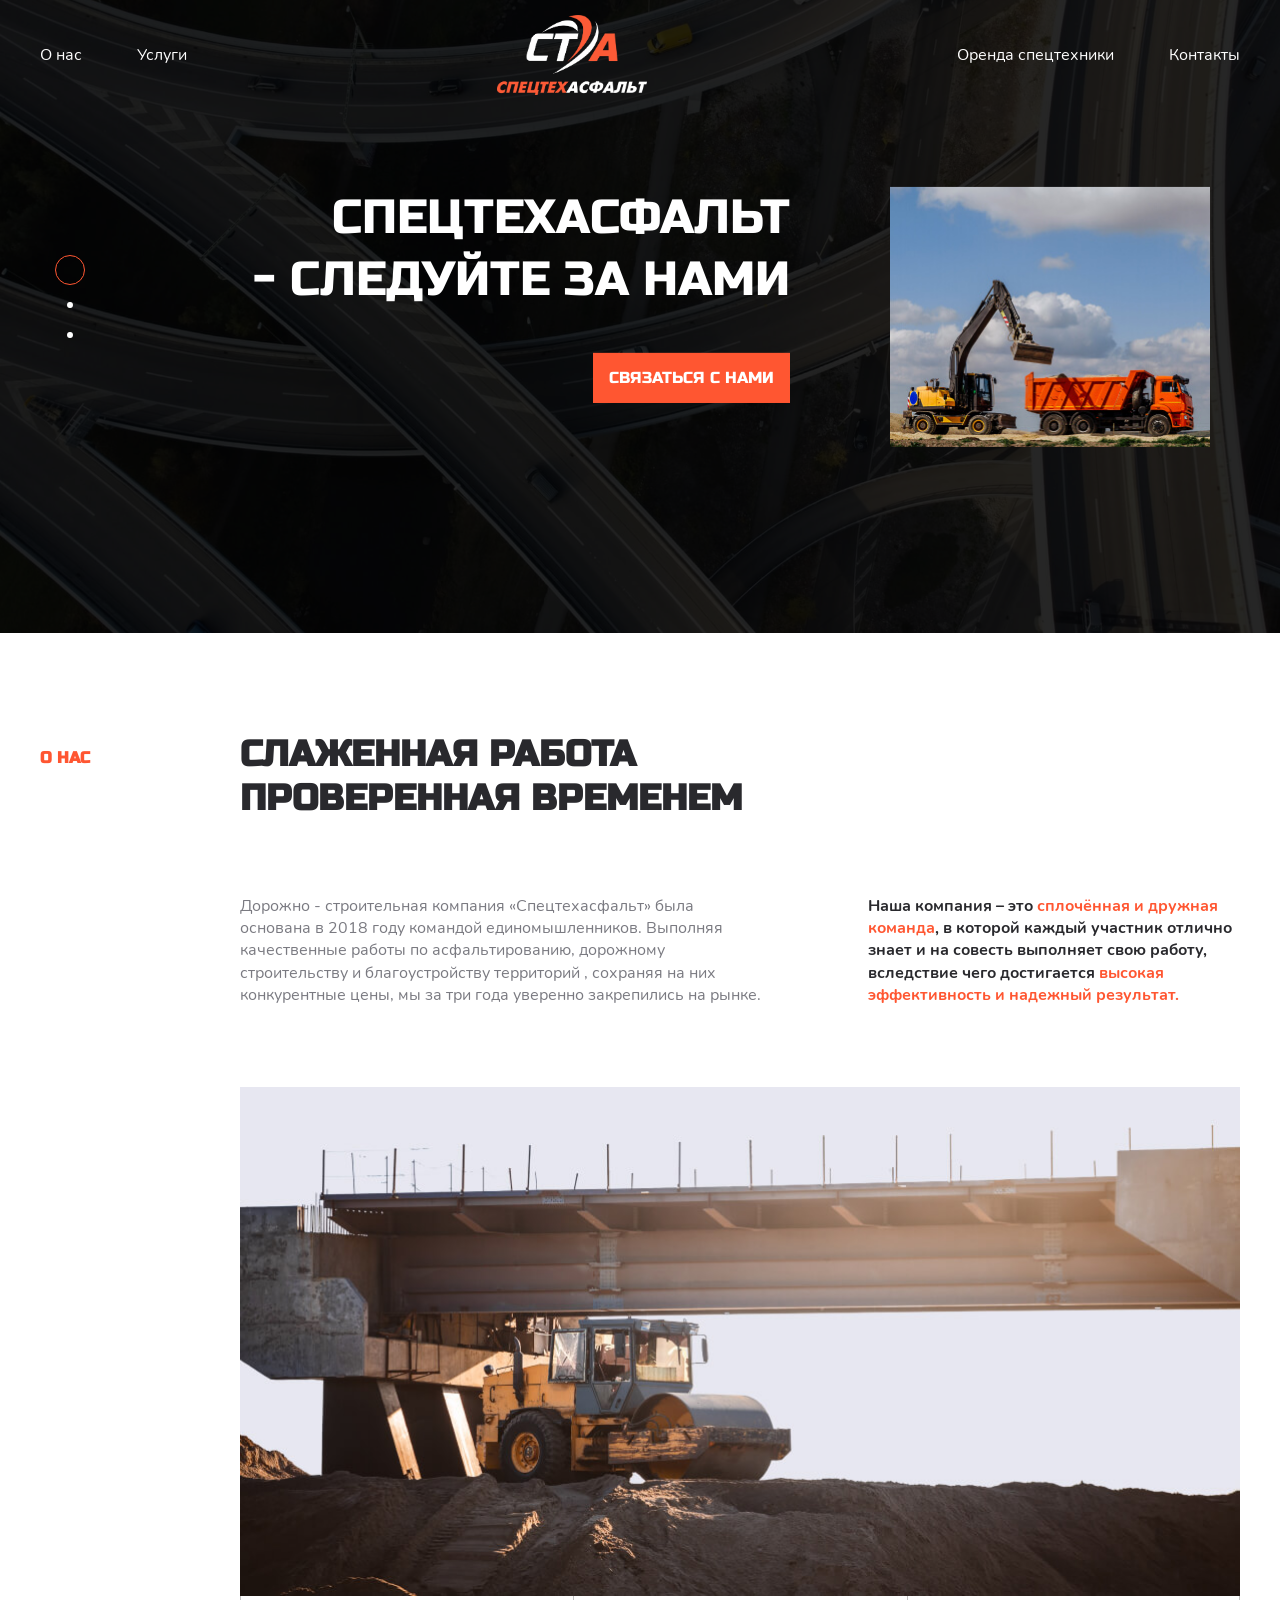
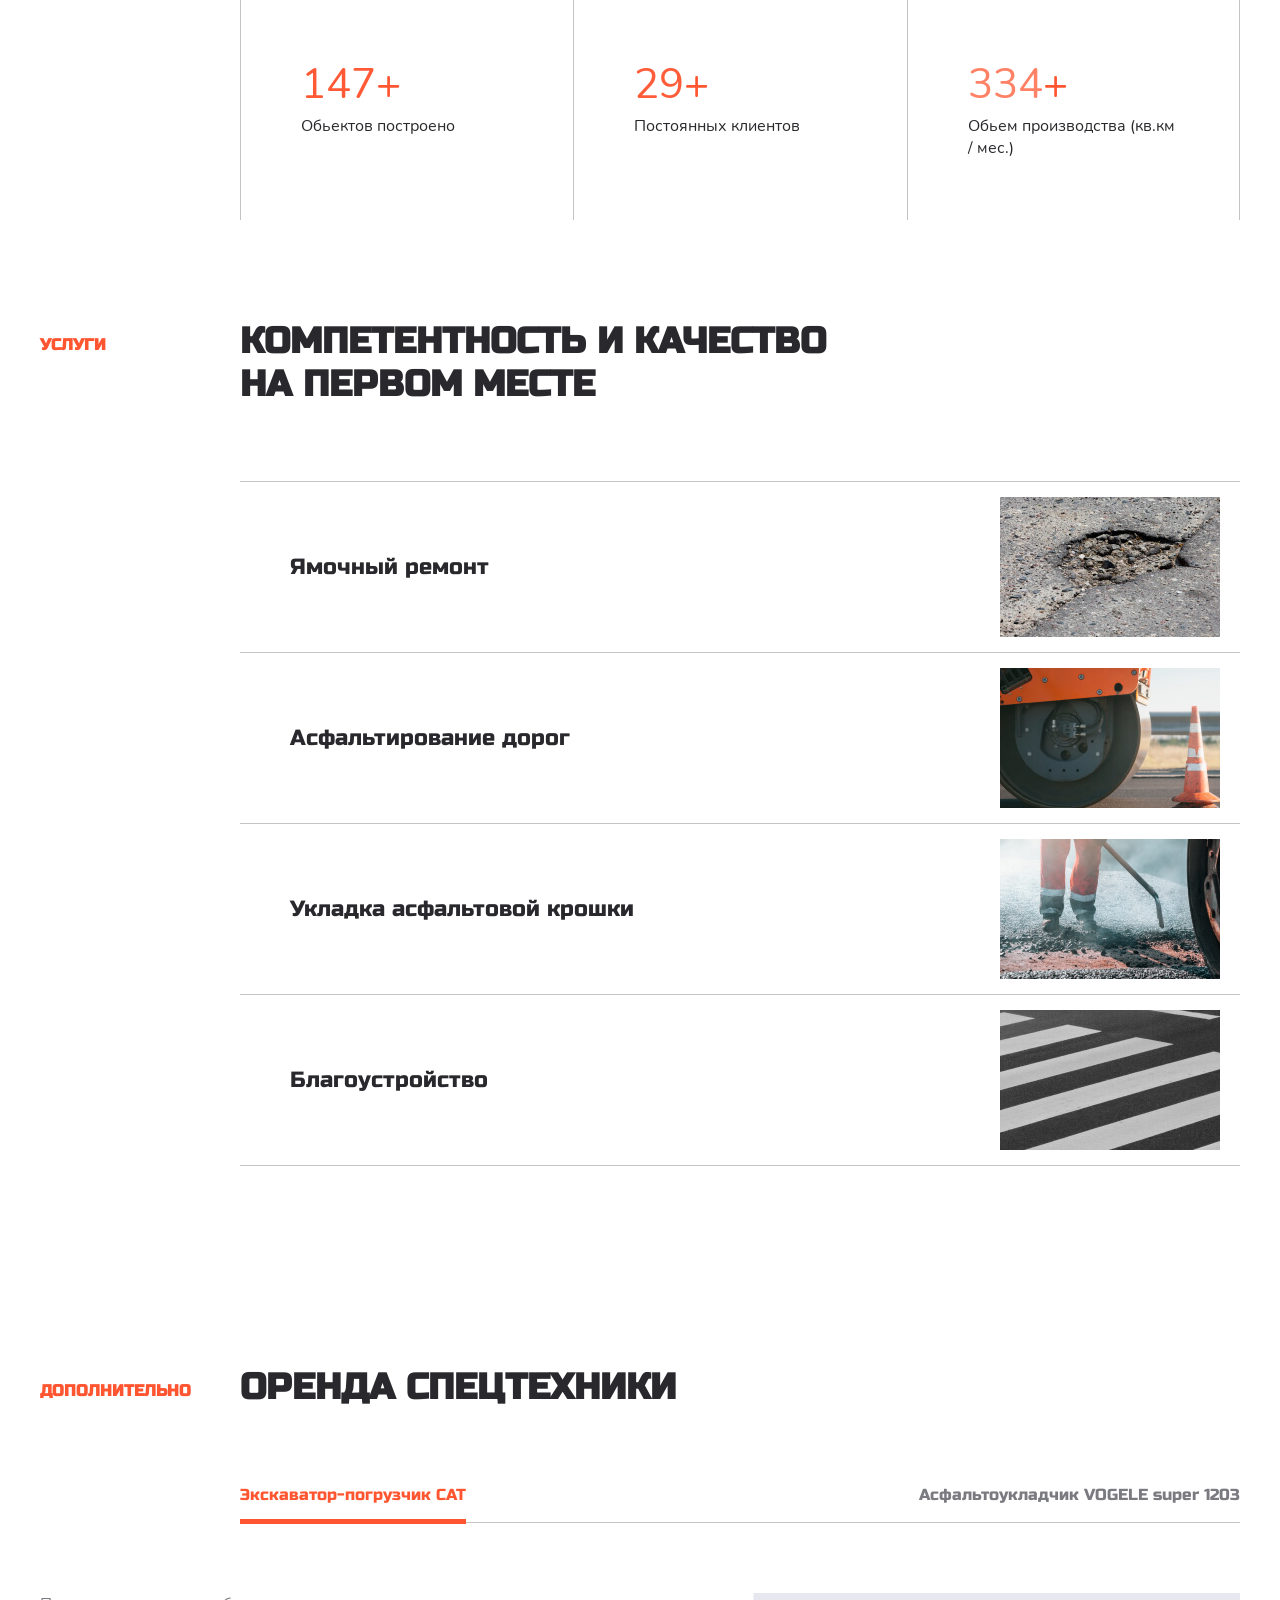
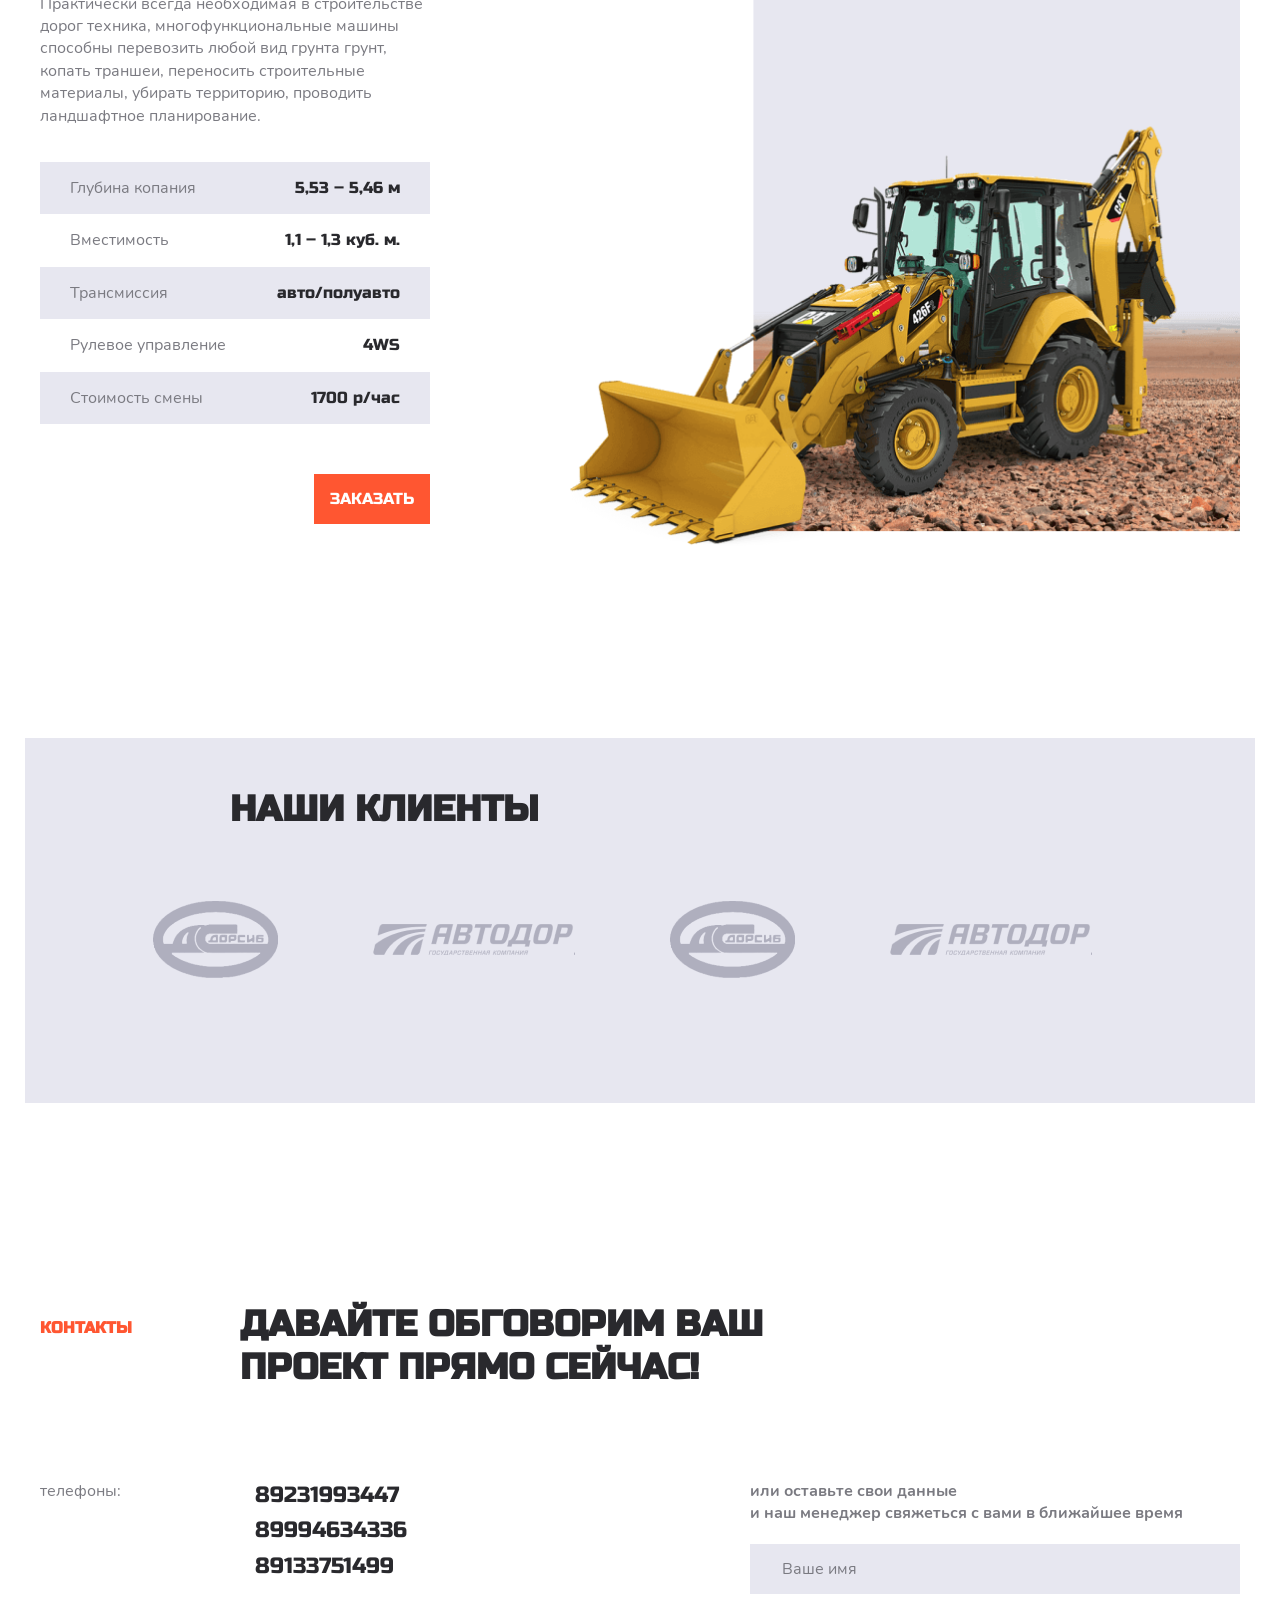
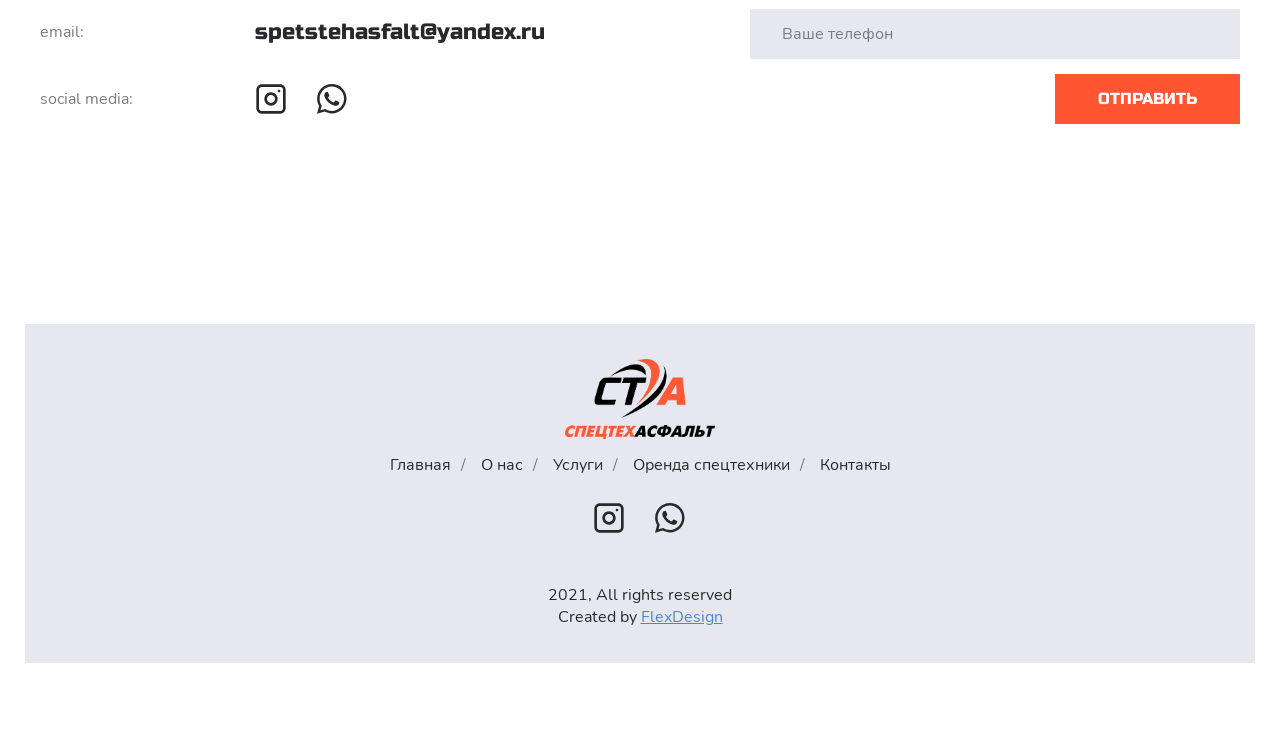
<file: assets/index.html>
<!DOCTYPE html>
<html lang="ru">

<head>

	<meta charset="utf-8">
	<title>Спецтехасфальт</title>
	<meta name="description" content="Спецтехасфальт">
	<meta name="viewport" content="width=device-width">
	<link rel="icon" href="img/favicon.ico">
	<!-- <meta property="og:image" content="img/preview.jpg"> -->
	<link rel="stylesheet" href="css/app.min.css?v=1">
	<link rel="stylesheet" href="https://cdnjs.cloudflare.com/ajax/libs/animate.css/3.4.0/animate.min.css">
	<script src="js/app.min.js" defer></script>

</head>

<body>

	<header class="header">
		<div class="header__container container">

			<a href="/" class="header__logo">
				<img src="img/logo.png" alt="">
			</a>

			<nav class="header__nav">
				<ul>
					<li><a href="#about">О нас</a></li>
					<li><a href="#about">Услуги</a></li>
				</ul>

				<a href="/" class="header__logo header__logo--nav">
					<img src="img/logo.png" alt="">
				</a>

				<ul>
					<li><a href="#about">Оренда спецтехники</a></li>
					<li><a href="#about">Контакты</a></li>
				</ul>
			</nav>

			<button class="hamburger" type="button">
				<span class="hamburger__item"></span>
			</button>

		</div>
	</header>

	<main class="main">

		<section class="hero">
			
			<div class="hero__slider swiper-container">
		
				<div class="swiper-wrapper">
					<div class="hero__item swiper-slide">
						<div class="hero__item_bg">
							<img src="img/hero_1.jpg" alt="">
						</div>
						<div class="hero__item_content">
							<div class="hero__item_text">
								<h2 class="h2 hero__title">Спецтехасфальт<br> - следуйте за нами</h2>
								<a href="#" class="btn hero__btn modal__edits">Связаться с нами</a>
							</div>
							<div class="hero__item_img">
								<img src="img/img.jpg" alt="">
							</div>
						</div>
					</div>
					<div class="hero__item swiper-slide">
						<div class="hero__item_bg">
							<img src="img/hero_2.jpg" alt="">
						</div>
						<div class="hero__item_content">
							<div class="hero__item_text">
								<h2 class="h2 hero__title">Спецтехасфальт<br> - следуйте за нами</h2>
								<a href="#" class="btn hero__btn modal__edits">Связаться с нами</a>
							</div>
							<div class="hero__item_img">
								<img src="img/img_1.jpg" alt="">
							</div>
						</div>
					</div>
					<div class="hero__item swiper-slide">
						<div class="hero__item_bg">
							<img src="img/hero_3.jpg" alt="">
						</div>
						<div class="hero__item_content">
							<div class="hero__item_text">
								<h2 class="h2 hero__title">Спецтехасфальт<br> - следуйте за нами</h2>
								<a href="#" class="btn hero__btn modal__edits">Связаться с нами</a>
							</div>
							<div class="hero__item_img">
								<img src="img/img_2.jpg" alt="">
							</div>
						</div>
					</div>
				</div>
		
				<div class="hero__pagination swiper-pagination"></div>
		
		
				<div class="hero__next swiper-button-prev"></div>
				<div class="hero__prev swiper-button-next"></div>
		
		
				<div class="swiper-scrollbar"></div>
			</div>

		</section>

		<section class="about wow slideInRight" data-wow-duration="0.6s" data-wow-delay="0">
			<div class="about__container container">
				<div class="wrapper">
					<div class="sidebar">
						<h4 class="h4 sidebar__title">О нас</h4>
					</div>
					<div class="about__content">
						<h3 class="h3 about__title">
							Слаженная работа проверенная временем
						</h3>
						<div class="about__text">
							<p class="about__text_info">
								Дорожно - строительная компания «Спецтехасфальт» была основана в 2018 году командой 
								единомышленников. Выполняя качественные работы по асфальтированию, дорожному 
								строительству и благоустройству территорий , сохраняя на них конкурентные цены, мы 
								за три года уверенно закрепились на рынке.
							</p>
							<p class="about__text_desc">
								Наша компания – это <span>сплочённая и дружная команда</span>, в которой каждый участник 
								отлично знает и на совесть выполняет свою работу, вследствие чего достигается 
								<span>высокая эффективность и надежный результат.</span>
							</p>
						</div>
						<div class="about__achives">
							<div class="about__img">
								<img src="img/about.jpg" alt="">
							</div>
							<div class="about__numbers">
								<div class="about__numbers_item">
									<div class="about__numbers_wrap">
										<div class="about__numbers_count">150</div>
										<span>+</span>
									</div>
									<p>Обьектов построено</p>
								</div>
								<div class="about__numbers_item">
									<div class="about__numbers_wrap">
										<div class="about__numbers_count">30</div>
										<span>+</span>
									</div>
									<p>Постоянных клиентов</p>
								</div>
								<div class="about__numbers_item">
									<div class="about__numbers_wrap">
										<div class="about__numbers_count">450</div>
										<span>+</span>
									</div>
									<p>Обьем производства (кв.км / мес.)</p>
								</div>
							</div>
						</div>
					</div>
				</div>
			</div>
		</section>

		<section class="services wow slideInLeft" data-wow-duration="0.6s" data-wow-delay="0">
			<div class="services__container container">
				<div class="wrapper">
					<div class="sidebar">
						<h4 class="h4 sidebar__title">Услуги</h4>
					</div>

					<div class="services__content">
						<h3 class="h3 services__title">Компетентность и качество на первом месте</h3>
						<div class="services__block">
							<a href="#" class="services__link">
								<p class="services__name">Ямочный ремонт</p>
								<div class="services__more">
									<span>Подробнее</span>
									<svg width="50" height="8" viewBox="0 0 50 8" fill="none" xmlns="http://www.w3.org/2000/svg">
										<path d="M49.3536 4.35355C49.5488 4.15829 49.5488 3.84171 49.3536 3.64645L46.1716 0.464466C45.9763 0.269204 45.6597 0.269204 45.4645 0.464466C45.2692 0.659728 45.2692 0.976311 45.4645 1.17157L48.2929 4L45.4645 6.82843C45.2692 7.02369 45.2692 7.34027 45.4645 7.53553C45.6597 7.7308 45.9763 7.7308 46.1716 7.53553L49.3536 4.35355ZM0 4.5H49V3.5H0V4.5Z" fill="#FF5631"/>
									</svg>
								</div>
								<div class="services__img">
									<img src="img/service.jpg" alt="">
								</div>
							</a>
							<a href="#" class="services__link">
								<p class="services__name">Асфальтирование дорог</p>
								<div class="services__more">
									<span>Подробнее</span>
									<svg width="50" height="8" viewBox="0 0 50 8" fill="none" xmlns="http://www.w3.org/2000/svg">
										<path d="M49.3536 4.35355C49.5488 4.15829 49.5488 3.84171 49.3536 3.64645L46.1716 0.464466C45.9763 0.269204 45.6597 0.269204 45.4645 0.464466C45.2692 0.659728 45.2692 0.976311 45.4645 1.17157L48.2929 4L45.4645 6.82843C45.2692 7.02369 45.2692 7.34027 45.4645 7.53553C45.6597 7.7308 45.9763 7.7308 46.1716 7.53553L49.3536 4.35355ZM0 4.5H49V3.5H0V4.5Z" fill="#FF5631"/>
									</svg>
								</div>
								<div class="services__img">
									<img src="img/service_1.jpg" alt="">
								</div>
							</a>
							<a href="#" class="services__link">
								<p class="services__name">Укладка асфальтовой крошки</p>
								<div class="services__more">
									<span>Подробнее</span>
									<svg width="50" height="8" viewBox="0 0 50 8" fill="none" xmlns="http://www.w3.org/2000/svg">
										<path d="M49.3536 4.35355C49.5488 4.15829 49.5488 3.84171 49.3536 3.64645L46.1716 0.464466C45.9763 0.269204 45.6597 0.269204 45.4645 0.464466C45.2692 0.659728 45.2692 0.976311 45.4645 1.17157L48.2929 4L45.4645 6.82843C45.2692 7.02369 45.2692 7.34027 45.4645 7.53553C45.6597 7.7308 45.9763 7.7308 46.1716 7.53553L49.3536 4.35355ZM0 4.5H49V3.5H0V4.5Z" fill="#FF5631"/>
									</svg>
								</div>
								<div class="services__img">
									<img src="img/service_2.jpg" alt="">
								</div>
							</a>
							<a href="#" class="services__link">
								<p class="services__name">Благоустройство</p>
								<div class="services__more">
									<span>Подробнее</span>
									<svg width="50" height="8" viewBox="0 0 50 8" fill="none" xmlns="http://www.w3.org/2000/svg">
										<path d="M49.3536 4.35355C49.5488 4.15829 49.5488 3.84171 49.3536 3.64645L46.1716 0.464466C45.9763 0.269204 45.6597 0.269204 45.4645 0.464466C45.2692 0.659728 45.2692 0.976311 45.4645 1.17157L48.2929 4L45.4645 6.82843C45.2692 7.02369 45.2692 7.34027 45.4645 7.53553C45.6597 7.7308 45.9763 7.7308 46.1716 7.53553L49.3536 4.35355ZM0 4.5H49V3.5H0V4.5Z" fill="#FF5631"/>
									</svg>
								</div>
								<div class="services__img">
									<img src="img/service_3.jpg" alt="">
								</div>
							</a>
						</div>
					</div>
				</div>
			</div>
		</section>

		<section class="rent wow slideInRight" data-wow-duration="0.6s" data-wow-delay="0">
			<div class="rent__container container">
				<div class="wrapper">
					<div class="sidebar">
						<h4 class="h4 sidebar__title">Дополнительно</h4>
					</div>

					<div class="rent__content">
						<h3 class="h3 services__title">Оренда Спецтехники</h3>
						<div class="rent__tabs rentTabs">
							<ul class="rent__list">
								<li class="rent__item rentItem">Экскаватор-погрузчик CAT</li>
								<li class="rent__item rentItem">Асфальтоукладчик VOGELE super 1203</li>
							</ul>
						</div>
					</div>

				</div>

				<div class="rent__wrap rentWrap">
					<div class="rent__info">
						<p class="rent__text">
							Практически всегда необходимая в строительстве дорог техника, многофункциональные 
							машины способны перевозить любой вид грунта грунт, копать траншеи, переносить 
							строительные материалы, убирать территорию, проводить ландшафтное планирование.
						</p>

						<div class="rent__table">
							<div class="rent__row">
								<p>Глубина копания</p>
								<span>5,53 – 5,46 м</span>
							</div>
							<div class="rent__row">
								<p>Вместимость </p>
								<span>1,1 – 1,3 куб. м.</span>
							</div>
							<div class="rent__row">
								<p>Трансмиссия</p>
								<span>авто/полуавто</span>
							</div>
							<div class="rent__row">
								<p>Рулевое управление</p>
								<span>4WS</span>
							</div>
							<div class="rent__row">
								<p>Стоимость смены</p>
								<span>1700 р/час</span>
							</div>
						</div>

						<a href="#" class="rent__btn btn modal__edits">заказать</a>
					</div>

					<div class="rent__img">
						<img src="img/rent.png" alt="">
					</div>
				</div>
				<div class="rent__wrap rentWrap">
					<div class="rent__info">
						<p class="rent__text">
							Техника линейного типа, предварительно распределяет с изначально заданной толщиной 
							асфальтовую смесь, разравнивает и уплотняет ее по основанию дорожного полотна. Незаменима 
							при устройстве дорожного полотна больших масштабов
						</p>

						<div class="rent__table">
							<div class="rent__row">
								<p>Масса</p>
								<span>9.1 т.</span>
							</div>
							<div class="rent__row">
								<p>Скорость</p>
								<span>4,5 км/ч</span>
							</div>
							<div class="rent__row">
								<p>Ширина укладки (макс.)</p>
								<span>4 м.</span>
							</div>
							<div class="rent__row">
								<p>Стоимость смены</p>
								<span>от 35 000 р.</span>
							</div>
						</div>

						<a href="#" class="rent__btn btn">заказать</a>
					</div>

					<div class="rent__img">
						<img src="img/rent_1.png" alt="">
					</div>
				</div>
			</div>
		</section>

		<section class="clients wow slideInLeft" data-wow-duration="0.6s" data-wow-delay="0">
			<div class="clients__container container">
				<h3 class="h3 clients__title">Наши клиенты</h3>
					<div class="clients__wrap">
						<a href="#" class="clients__link">
							<img src="img/client_1.png" alt="">
						</a>
						<a href="#" class="clients__link">
							<img src="img/client.png" alt="">
						</a>
						<a href="#" class="clients__link">
							<img src="img/client_1.png" alt="">
						</a>
						<a href="#" class="clients__link">
							<img src="img/client.png" alt="">
						</a>
					</div>
			</div>
		</section>

		<section class="contacts wow slideInRight" data-wow-duration="0.6s" data-wow-delay="0">
			<div class="contacts__container container">
				<div class="wrapper">
					<div class="sidebar">
						<h4 class="h4 sidebar__title">Контакты</h4>
					</div>
					<h3 class="h3 contacts__title">
						Давайте обговорим ваш проект
						прямо сейчас!
					</h3>
				</div>

				<div class="contacts__content">
					<div class="contacts__info">
						<div class="contacts__item contacts__item--tel">
							<div class="contacts__label">
								<span>телефоны:</span>
							</div>
							<div class="contacts__data contacts__data--tel">
								<a href="tel:+89231993447">89231993447</a>
								<a href="tel:+89994634336"> 89994634336</a>
								<a href="tel:+89133751499">89133751499</a>
							</div>
						</div>
						<div class="contacts__item">
							<div class="contacts__label">
								<span>email:</span>
							</div>
							<div class="contacts__data">
								<a href="mailto:spetstehasfalt@yandex.ru">spetstehasfalt@yandex.ru</a>
							</div>
						</div>
						<div class="contacts__item">
							<div class="contacts__label">
								<span>social media:</span>
							</div>
							<div class="contacts__data">
								<a href="#">
									<svg width="32" height="32" viewBox="0 0 32 32" fill="none" xmlns="http://www.w3.org/2000/svg">
										<path fill-rule="evenodd" clip-rule="evenodd" d="M16 9.33325C14.2319 9.33325 12.5362 10.0356 11.286 11.2859C10.0358 12.5361 9.33337 14.2318 9.33337 15.9999C9.33337 17.768 10.0358 19.4637 11.286 20.714C12.5362 21.9642 14.2319 22.6666 16 22.6666C17.7682 22.6666 19.4638 21.9642 20.7141 20.714C21.9643 19.4637 22.6667 17.768 22.6667 15.9999C22.6667 14.2318 21.9643 12.5361 20.7141 11.2859C19.4638 10.0356 17.7682 9.33325 16 9.33325ZM12 15.9999C12 17.0608 12.4215 18.0782 13.1716 18.8283C13.9218 19.5785 14.9392 19.9999 16 19.9999C17.0609 19.9999 18.0783 19.5785 18.8285 18.8283C19.5786 18.0782 20 17.0608 20 15.9999C20 14.9391 19.5786 13.9216 18.8285 13.1715C18.0783 12.4213 17.0609 11.9999 16 11.9999C14.9392 11.9999 13.9218 12.4213 13.1716 13.1715C12.4215 13.9216 12 14.9391 12 15.9999Z" fill="#29292D"/>
										<path d="M24.0001 6.6665C23.6465 6.6665 23.3073 6.80698 23.0573 7.05703C22.8072 7.30708 22.6667 7.64622 22.6667 7.99984C22.6667 8.35346 22.8072 8.6926 23.0573 8.94265C23.3073 9.19269 23.6465 9.33317 24.0001 9.33317C24.3537 9.33317 24.6928 9.19269 24.9429 8.94265C25.1929 8.6926 25.3334 8.35346 25.3334 7.99984C25.3334 7.64622 25.1929 7.30708 24.9429 7.05703C24.6928 6.80698 24.3537 6.6665 24.0001 6.6665Z" fill="#29292D"/>
										<path fill-rule="evenodd" clip-rule="evenodd" d="M6.66671 1.33325C5.25222 1.33325 3.89567 1.89516 2.89547 2.89535C1.89528 3.89554 1.33337 5.2521 1.33337 6.66658V25.3333C1.33337 26.7477 1.89528 28.1043 2.89547 29.1045C3.89567 30.1047 5.25222 30.6666 6.66671 30.6666H25.3334C26.7479 30.6666 28.1044 30.1047 29.1046 29.1045C30.1048 28.1043 30.6667 26.7477 30.6667 25.3333V6.66658C30.6667 5.2521 30.1048 3.89554 29.1046 2.89535C28.1044 1.89516 26.7479 1.33325 25.3334 1.33325H6.66671ZM25.3334 3.99992H6.66671C5.95946 3.99992 5.28119 4.28087 4.78109 4.78097C4.28099 5.28106 4.00004 5.95934 4.00004 6.66658V25.3333C4.00004 26.0405 4.28099 26.7188 4.78109 27.2189C5.28119 27.719 5.95946 27.9999 6.66671 27.9999H25.3334C26.0406 27.9999 26.7189 27.719 27.219 27.2189C27.7191 26.7188 28 26.0405 28 25.3333V6.66658C28 5.95934 27.7191 5.28106 27.219 4.78097C26.7189 4.28087 26.0406 3.99992 25.3334 3.99992Z" fill="#29292D"/>
									</svg>
								</a>
								<a href="#">
									<svg width="30" height="30" viewBox="0 0 30 30" fill="none" xmlns="http://www.w3.org/2000/svg">
										<path fill-rule="evenodd" clip-rule="evenodd" d="M25.2106 4.30837C23.849 2.93842 22.2292 1.85222 20.445 1.11269C18.6607 0.373147 16.7474 -0.00503264 14.816 5.05702e-05C6.71945 5.05702e-05 0.122954 6.5904 0.122954 14.6869C0.116818 17.265 0.793002 19.7988 2.08285 22.031L0 29.6431L7.79039 27.5972C9.94454 28.7706 12.358 29.3865 14.8111 29.3886H14.8172C22.915 29.3886 29.5041 22.7995 29.509 14.6968C29.509 10.7733 27.982 7.08468 25.2106 4.30714V4.30837ZM14.816 26.9062H14.8111C12.6244 26.9061 10.4779 26.3189 8.59574 25.2057L8.14942 24.9413L3.52387 26.1524L4.75833 21.6462L4.47062 21.1851C3.24673 19.2389 2.59878 16.986 2.60171 14.6869C2.60171 7.95889 8.08179 2.48373 14.8209 2.48373C16.4248 2.47972 18.0135 2.79389 19.495 3.40806C20.9766 4.02222 22.3217 4.92417 23.4523 6.0617C24.5885 7.19377 25.4892 8.53974 26.1022 10.0219C26.7153 11.504 27.0286 13.0929 27.0241 14.6968C27.0241 21.431 21.5441 26.9062 14.8148 26.9062H14.816ZM21.5109 17.7608C21.1457 17.5788 19.3395 16.6911 19.0038 16.5706C18.6682 16.4452 18.4223 16.3874 18.1776 16.7526C17.9317 17.1214 17.2308 17.9489 17.0157 18.1936C16.8042 18.4334 16.5878 18.4678 16.2226 18.2846C15.8537 18.1026 14.6721 17.7129 13.2692 16.4599C12.1786 15.4886 11.4397 14.2837 11.2282 13.9185C11.0118 13.5496 11.2036 13.3529 11.3868 13.1685C11.554 13.0062 11.7557 12.7418 11.9389 12.5254C12.1208 12.3152 12.1848 12.1615 12.3077 11.9156C12.4282 11.6709 12.3667 11.4545 12.2745 11.2725C12.1835 11.0905 11.4495 9.27942 11.1421 8.54415C10.8433 7.82855 10.5409 7.92938 10.3159 7.91585C10.1044 7.90602 9.85971 7.90602 9.61503 7.90602C9.36912 7.90602 8.97075 7.997 8.63385 8.36709C8.29819 8.73227 7.35144 9.62123 7.35144 11.4262C7.35144 13.2324 8.66705 14.9796 8.85148 15.2255C9.03346 15.4652 11.4397 19.1723 15.1222 20.7634C15.9976 21.1421 16.6788 21.3683 17.2124 21.5367C18.0915 21.8146 18.8932 21.7765 19.5276 21.6843C20.2334 21.5798 21.6978 20.7966 22.0051 19.9371C22.3088 19.0826 22.3088 18.3473 22.2166 18.1936C22.1256 18.0399 21.881 17.9477 21.5109 17.7608Z" fill="#29292D"/>
									</svg>
								</a>
							</div>
						</div>
					</div>

					<form action="#" class="contacts__form">
						<p>или оставьте свои данные<br> и наш менеджер свяжеться с вами в ближайшее время</p>
						<div class="form__item contacts__form_item">
							<input type="text" class="contacts__input" placeholder="Ваше имя">
						</div>
						<div class="form__item contacts__form_item">
							<input type="tel" class="contacts__input" placeholder="Ваше телефон">
						</div>
						<button type="submit" class="contacts__btn btn">Отправить</button>
					</form>
				</div>
			</div>
		</section>

	</main>


	<footer class="footer">
		<div class="footer__container container">
			<a href="/" class="footer__logo">
				<img src="img/logo__footer.png" alt="">
			</a>

			<nav class="footer__nav">
				<ul>
					<li><a href="#">Главная</a></li>
					<li><a href="#">О нас</a></li>
					<li><a href="#">Услуги</a></li>
					<li><a href="#">Оренда спецтехники</a></li>
					<li><a href="#">Контакты</a></li>
				</ul>
			</nav>

			<div class="footer__links">
				<a href="#">
					<svg width="32" height="32" viewBox="0 0 32 32" fill="none" xmlns="http://www.w3.org/2000/svg">
						<path fill-rule="evenodd" clip-rule="evenodd" d="M16 9.33325C14.2319 9.33325 12.5362 10.0356 11.286 11.2859C10.0358 12.5361 9.33337 14.2318 9.33337 15.9999C9.33337 17.768 10.0358 19.4637 11.286 20.714C12.5362 21.9642 14.2319 22.6666 16 22.6666C17.7682 22.6666 19.4638 21.9642 20.7141 20.714C21.9643 19.4637 22.6667 17.768 22.6667 15.9999C22.6667 14.2318 21.9643 12.5361 20.7141 11.2859C19.4638 10.0356 17.7682 9.33325 16 9.33325ZM12 15.9999C12 17.0608 12.4215 18.0782 13.1716 18.8283C13.9218 19.5785 14.9392 19.9999 16 19.9999C17.0609 19.9999 18.0783 19.5785 18.8285 18.8283C19.5786 18.0782 20 17.0608 20 15.9999C20 14.9391 19.5786 13.9216 18.8285 13.1715C18.0783 12.4213 17.0609 11.9999 16 11.9999C14.9392 11.9999 13.9218 12.4213 13.1716 13.1715C12.4215 13.9216 12 14.9391 12 15.9999Z" fill="#29292D"/>
						<path d="M24.0001 6.6665C23.6465 6.6665 23.3073 6.80698 23.0573 7.05703C22.8072 7.30708 22.6667 7.64622 22.6667 7.99984C22.6667 8.35346 22.8072 8.6926 23.0573 8.94265C23.3073 9.19269 23.6465 9.33317 24.0001 9.33317C24.3537 9.33317 24.6928 9.19269 24.9429 8.94265C25.1929 8.6926 25.3334 8.35346 25.3334 7.99984C25.3334 7.64622 25.1929 7.30708 24.9429 7.05703C24.6928 6.80698 24.3537 6.6665 24.0001 6.6665Z" fill="#29292D"/>
						<path fill-rule="evenodd" clip-rule="evenodd" d="M6.66671 1.33325C5.25222 1.33325 3.89567 1.89516 2.89547 2.89535C1.89528 3.89554 1.33337 5.2521 1.33337 6.66658V25.3333C1.33337 26.7477 1.89528 28.1043 2.89547 29.1045C3.89567 30.1047 5.25222 30.6666 6.66671 30.6666H25.3334C26.7479 30.6666 28.1044 30.1047 29.1046 29.1045C30.1048 28.1043 30.6667 26.7477 30.6667 25.3333V6.66658C30.6667 5.2521 30.1048 3.89554 29.1046 2.89535C28.1044 1.89516 26.7479 1.33325 25.3334 1.33325H6.66671ZM25.3334 3.99992H6.66671C5.95946 3.99992 5.28119 4.28087 4.78109 4.78097C4.28099 5.28106 4.00004 5.95934 4.00004 6.66658V25.3333C4.00004 26.0405 4.28099 26.7188 4.78109 27.2189C5.28119 27.719 5.95946 27.9999 6.66671 27.9999H25.3334C26.0406 27.9999 26.7189 27.719 27.219 27.2189C27.7191 26.7188 28 26.0405 28 25.3333V6.66658C28 5.95934 27.7191 5.28106 27.219 4.78097C26.7189 4.28087 26.0406 3.99992 25.3334 3.99992Z" fill="#29292D"/>
					</svg>
				</a>
				<a href="#">
					<svg width="30" height="30" viewBox="0 0 30 30" fill="none" xmlns="http://www.w3.org/2000/svg">
						<path fill-rule="evenodd" clip-rule="evenodd" d="M25.2106 4.30837C23.849 2.93842 22.2292 1.85222 20.445 1.11269C18.6607 0.373147 16.7474 -0.00503264 14.816 5.05702e-05C6.71945 5.05702e-05 0.122954 6.5904 0.122954 14.6869C0.116818 17.265 0.793002 19.7988 2.08285 22.031L0 29.6431L7.79039 27.5972C9.94454 28.7706 12.358 29.3865 14.8111 29.3886H14.8172C22.915 29.3886 29.5041 22.7995 29.509 14.6968C29.509 10.7733 27.982 7.08468 25.2106 4.30714V4.30837ZM14.816 26.9062H14.8111C12.6244 26.9061 10.4779 26.3189 8.59574 25.2057L8.14942 24.9413L3.52387 26.1524L4.75833 21.6462L4.47062 21.1851C3.24673 19.2389 2.59878 16.986 2.60171 14.6869C2.60171 7.95889 8.08179 2.48373 14.8209 2.48373C16.4248 2.47972 18.0135 2.79389 19.495 3.40806C20.9766 4.02222 22.3217 4.92417 23.4523 6.0617C24.5885 7.19377 25.4892 8.53974 26.1022 10.0219C26.7153 11.504 27.0286 13.0929 27.0241 14.6968C27.0241 21.431 21.5441 26.9062 14.8148 26.9062H14.816ZM21.5109 17.7608C21.1457 17.5788 19.3395 16.6911 19.0038 16.5706C18.6682 16.4452 18.4223 16.3874 18.1776 16.7526C17.9317 17.1214 17.2308 17.9489 17.0157 18.1936C16.8042 18.4334 16.5878 18.4678 16.2226 18.2846C15.8537 18.1026 14.6721 17.7129 13.2692 16.4599C12.1786 15.4886 11.4397 14.2837 11.2282 13.9185C11.0118 13.5496 11.2036 13.3529 11.3868 13.1685C11.554 13.0062 11.7557 12.7418 11.9389 12.5254C12.1208 12.3152 12.1848 12.1615 12.3077 11.9156C12.4282 11.6709 12.3667 11.4545 12.2745 11.2725C12.1835 11.0905 11.4495 9.27942 11.1421 8.54415C10.8433 7.82855 10.5409 7.92938 10.3159 7.91585C10.1044 7.90602 9.85971 7.90602 9.61503 7.90602C9.36912 7.90602 8.97075 7.997 8.63385 8.36709C8.29819 8.73227 7.35144 9.62123 7.35144 11.4262C7.35144 13.2324 8.66705 14.9796 8.85148 15.2255C9.03346 15.4652 11.4397 19.1723 15.1222 20.7634C15.9976 21.1421 16.6788 21.3683 17.2124 21.5367C18.0915 21.8146 18.8932 21.7765 19.5276 21.6843C20.2334 21.5798 21.6978 20.7966 22.0051 19.9371C22.3088 19.0826 22.3088 18.3473 22.2166 18.1936C22.1256 18.0399 21.881 17.9477 21.5109 17.7608Z" fill="#29292D"/>
					</svg>
				</a>
			</div>

			<div class="footer__copyright">
				<span>2021, All rights reserved</span>
				<span> Created by <a href="http://flex-design.net/ru/">FlexDesign</a></span>
			</div>
		</div>
	</footer>

	<!-- Modal -->
	<div class="modal modal__order" id="modal__edits">
		<form action="#" class="modal__form form" method="POST">

			<button class="close modal__close" type="button">
				<span></span>
				<span></span>
			</button>

			<h3 class="form__title">Заказать звонок</h3>

			<input type="hidden" name="subject" value="Заказать звонок">

			<div class="form__item">
				<input id="formName" type="text" name="name" placeholder="Ваше имя" class="form__input _req">
			</div>

			<div class="form__item">
				<input id="formPhone" type="tel" name="phone" placeholder="Ваш телефон" class="form__input _req">
			</div>

			<div class="form__btn">
				<button type="submit" class="btn form__btn_button" name="submit">Отправить</button>
			</div>

		</form>
	</div>

	<div class="modal" id="modal__thanks">
		<div class="modal__form">
			<button class="close modal__close" type="button">
				<span></span>
				<span></span>
			</button>

			<h3>Спасибо за доверие!</h3>
			<p>Мы обязательно с вами свяжемся!</p>
		</div>
	</div>

	<script
		src="https://code.jquery.com/jquery-3.6.0.min.js"
		integrity="sha256-/xUj+3OJU5yExlq6GSYGSHk7tPXikynS7ogEvDej/m4="
		crossorigin="anonymous">
	</script>
	<script src="js/jquery.spincrement.min.js"></script>
	<script src="https://cdnjs.cloudflare.com/ajax/libs/wow/1.1.2/wow.min.js" 
		integrity="sha512-Eak/29OTpb36LLo2r47IpVzPBLXnAMPAVypbSZiZ4Qkf8p/7S/XRG5xp7OKWPPYfJT6metI+IORkR5G8F900+g==" 
		crossorigin="anonymous" referrerpolicy="no-referrer">
	</script>

</body>
</html>
</file>
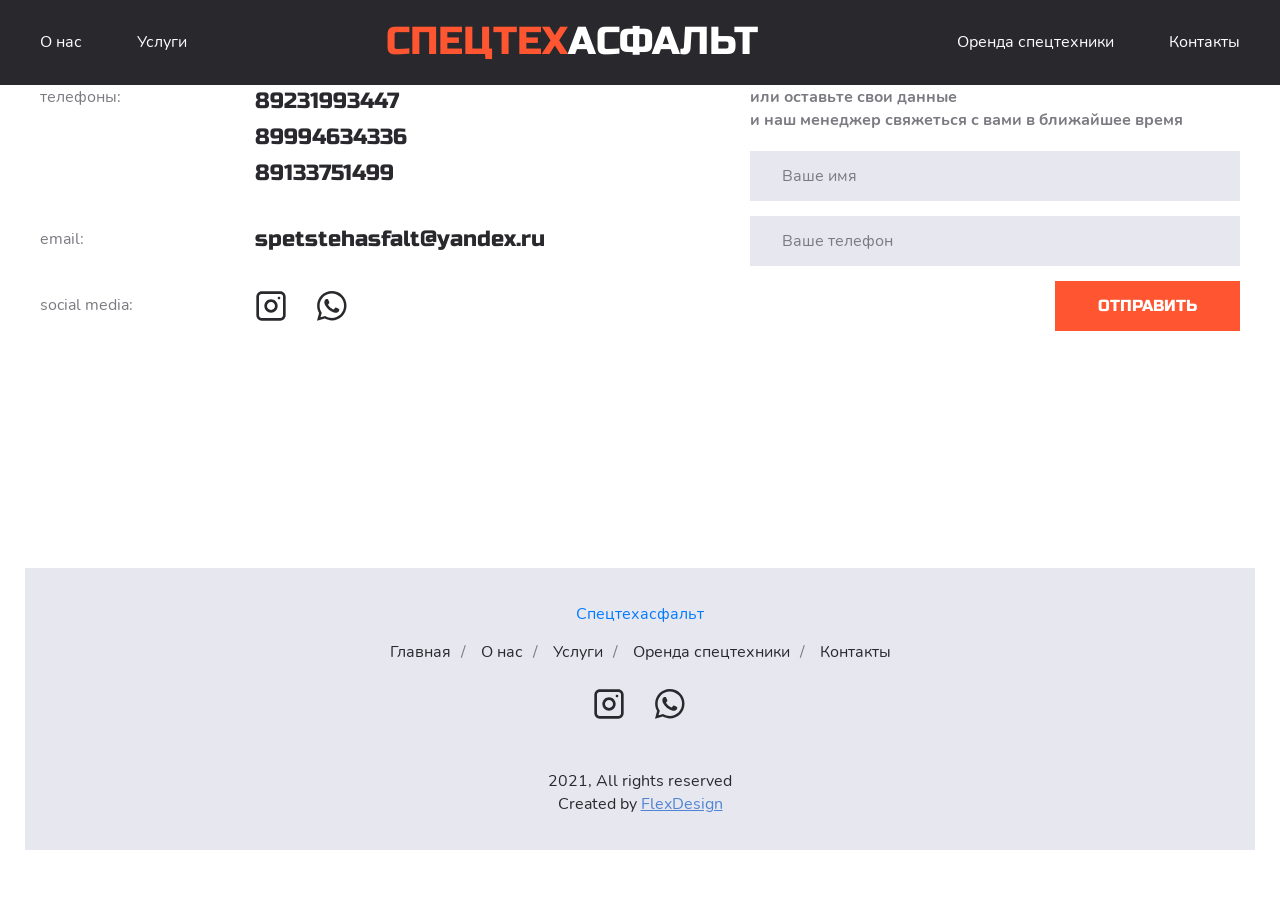
<file: assets/contacts.html>
<!DOCTYPE html>
<html lang="ru">

<head>

	<meta charset="utf-8">
	<title>Контакты</title>
	<meta name="description" content="Спецтехасфальт">
	<meta name="viewport" content="width=device-width">
	<link rel="icon" href="img/favicon.ico">
	<!-- <meta property="og:image" content="img/preview.jpg"> -->
	<link rel="stylesheet" href="css/app.min.css?v=1">
	<link rel="stylesheet" href="https://cdnjs.cloudflare.com/ajax/libs/animate.css/3.4.0/animate.min.css">
	<script src="js/app.min.js" defer></script>

</head>

<body>

	<header class="header header--bg">
		<div class="header__container container">

			<a href="/" class="header__logo">
				<span>Спецтех</span>асфальт
			</a>

			<nav class="header__nav">
				<ul>
					<li><a href="#about">О нас</a></li>
					<li><a href="#about">Услуги</a></li>
				</ul>

				<a href="/" class="header__logo header__logo--nav">
					<span>Спецтех</span>асфальт
				</a>

				<ul>
					<li><a href="#about">Оренда спецтехники</a></li>
					<li><a href="#about">Контакты</a></li>
				</ul>
			</nav>

			<button class="hamburger" type="button">
				<span class="hamburger__item"></span>
			</button>

		</div>
	</header>

	<main class="main">

		<section class="contacts-page">
			<div class="contacts__container container">
				<div class="wrapper">
					<div class="sidebar">
						<h4 class="h4 sidebar__title">Контакты</h4>
					</div>
					<h3 class="h3 contacts__title">
						Давайте обговорим ваш проект
						прямо сейчас!
					</h3>
				</div>

				<div class="contacts__content">
					<div class="contacts__info">
						<div class="contacts__item contacts__item--tel">
							<div class="contacts__label">
								<span>телефоны:</span>
							</div>
							<div class="contacts__data contacts__data--tel">
								<a href="tel:+89231993447">89231993447</a>
								<a href="tel:+89994634336"> 89994634336</a>
								<a href="tel:+89133751499">89133751499</a>
							</div>
						</div>
						<div class="contacts__item">
							<div class="contacts__label">
								<span>email:</span>
							</div>
							<div class="contacts__data">
								<a href="mailto:spetstehasfalt@yandex.ru">spetstehasfalt@yandex.ru</a>
							</div>
						</div>
						<div class="contacts__item">
							<div class="contacts__label">
								<span>social media:</span>
							</div>
							<div class="contacts__data">
								<a href="#">
									<svg width="32" height="32" viewBox="0 0 32 32" fill="none" xmlns="http://www.w3.org/2000/svg">
										<path fill-rule="evenodd" clip-rule="evenodd" d="M16 9.33325C14.2319 9.33325 12.5362 10.0356 11.286 11.2859C10.0358 12.5361 9.33337 14.2318 9.33337 15.9999C9.33337 17.768 10.0358 19.4637 11.286 20.714C12.5362 21.9642 14.2319 22.6666 16 22.6666C17.7682 22.6666 19.4638 21.9642 20.7141 20.714C21.9643 19.4637 22.6667 17.768 22.6667 15.9999C22.6667 14.2318 21.9643 12.5361 20.7141 11.2859C19.4638 10.0356 17.7682 9.33325 16 9.33325ZM12 15.9999C12 17.0608 12.4215 18.0782 13.1716 18.8283C13.9218 19.5785 14.9392 19.9999 16 19.9999C17.0609 19.9999 18.0783 19.5785 18.8285 18.8283C19.5786 18.0782 20 17.0608 20 15.9999C20 14.9391 19.5786 13.9216 18.8285 13.1715C18.0783 12.4213 17.0609 11.9999 16 11.9999C14.9392 11.9999 13.9218 12.4213 13.1716 13.1715C12.4215 13.9216 12 14.9391 12 15.9999Z" fill="#29292D"/>
										<path d="M24.0001 6.6665C23.6465 6.6665 23.3073 6.80698 23.0573 7.05703C22.8072 7.30708 22.6667 7.64622 22.6667 7.99984C22.6667 8.35346 22.8072 8.6926 23.0573 8.94265C23.3073 9.19269 23.6465 9.33317 24.0001 9.33317C24.3537 9.33317 24.6928 9.19269 24.9429 8.94265C25.1929 8.6926 25.3334 8.35346 25.3334 7.99984C25.3334 7.64622 25.1929 7.30708 24.9429 7.05703C24.6928 6.80698 24.3537 6.6665 24.0001 6.6665Z" fill="#29292D"/>
										<path fill-rule="evenodd" clip-rule="evenodd" d="M6.66671 1.33325C5.25222 1.33325 3.89567 1.89516 2.89547 2.89535C1.89528 3.89554 1.33337 5.2521 1.33337 6.66658V25.3333C1.33337 26.7477 1.89528 28.1043 2.89547 29.1045C3.89567 30.1047 5.25222 30.6666 6.66671 30.6666H25.3334C26.7479 30.6666 28.1044 30.1047 29.1046 29.1045C30.1048 28.1043 30.6667 26.7477 30.6667 25.3333V6.66658C30.6667 5.2521 30.1048 3.89554 29.1046 2.89535C28.1044 1.89516 26.7479 1.33325 25.3334 1.33325H6.66671ZM25.3334 3.99992H6.66671C5.95946 3.99992 5.28119 4.28087 4.78109 4.78097C4.28099 5.28106 4.00004 5.95934 4.00004 6.66658V25.3333C4.00004 26.0405 4.28099 26.7188 4.78109 27.2189C5.28119 27.719 5.95946 27.9999 6.66671 27.9999H25.3334C26.0406 27.9999 26.7189 27.719 27.219 27.2189C27.7191 26.7188 28 26.0405 28 25.3333V6.66658C28 5.95934 27.7191 5.28106 27.219 4.78097C26.7189 4.28087 26.0406 3.99992 25.3334 3.99992Z" fill="#29292D"/>
									</svg>
								</a>
								<a href="#">
									<svg width="30" height="30" viewBox="0 0 30 30" fill="none" xmlns="http://www.w3.org/2000/svg">
										<path fill-rule="evenodd" clip-rule="evenodd" d="M25.2106 4.30837C23.849 2.93842 22.2292 1.85222 20.445 1.11269C18.6607 0.373147 16.7474 -0.00503264 14.816 5.05702e-05C6.71945 5.05702e-05 0.122954 6.5904 0.122954 14.6869C0.116818 17.265 0.793002 19.7988 2.08285 22.031L0 29.6431L7.79039 27.5972C9.94454 28.7706 12.358 29.3865 14.8111 29.3886H14.8172C22.915 29.3886 29.5041 22.7995 29.509 14.6968C29.509 10.7733 27.982 7.08468 25.2106 4.30714V4.30837ZM14.816 26.9062H14.8111C12.6244 26.9061 10.4779 26.3189 8.59574 25.2057L8.14942 24.9413L3.52387 26.1524L4.75833 21.6462L4.47062 21.1851C3.24673 19.2389 2.59878 16.986 2.60171 14.6869C2.60171 7.95889 8.08179 2.48373 14.8209 2.48373C16.4248 2.47972 18.0135 2.79389 19.495 3.40806C20.9766 4.02222 22.3217 4.92417 23.4523 6.0617C24.5885 7.19377 25.4892 8.53974 26.1022 10.0219C26.7153 11.504 27.0286 13.0929 27.0241 14.6968C27.0241 21.431 21.5441 26.9062 14.8148 26.9062H14.816ZM21.5109 17.7608C21.1457 17.5788 19.3395 16.6911 19.0038 16.5706C18.6682 16.4452 18.4223 16.3874 18.1776 16.7526C17.9317 17.1214 17.2308 17.9489 17.0157 18.1936C16.8042 18.4334 16.5878 18.4678 16.2226 18.2846C15.8537 18.1026 14.6721 17.7129 13.2692 16.4599C12.1786 15.4886 11.4397 14.2837 11.2282 13.9185C11.0118 13.5496 11.2036 13.3529 11.3868 13.1685C11.554 13.0062 11.7557 12.7418 11.9389 12.5254C12.1208 12.3152 12.1848 12.1615 12.3077 11.9156C12.4282 11.6709 12.3667 11.4545 12.2745 11.2725C12.1835 11.0905 11.4495 9.27942 11.1421 8.54415C10.8433 7.82855 10.5409 7.92938 10.3159 7.91585C10.1044 7.90602 9.85971 7.90602 9.61503 7.90602C9.36912 7.90602 8.97075 7.997 8.63385 8.36709C8.29819 8.73227 7.35144 9.62123 7.35144 11.4262C7.35144 13.2324 8.66705 14.9796 8.85148 15.2255C9.03346 15.4652 11.4397 19.1723 15.1222 20.7634C15.9976 21.1421 16.6788 21.3683 17.2124 21.5367C18.0915 21.8146 18.8932 21.7765 19.5276 21.6843C20.2334 21.5798 21.6978 20.7966 22.0051 19.9371C22.3088 19.0826 22.3088 18.3473 22.2166 18.1936C22.1256 18.0399 21.881 17.9477 21.5109 17.7608Z" fill="#29292D"/>
									</svg>
								</a>
							</div>
						</div>
					</div>

					<form action="#" class="contacts__form">
						<p>или оставьте свои данные<br> и наш менеджер свяжеться с вами в ближайшее время</p>
						<div class="form__item contacts__form_item">
							<input type="text" class="contacts__input" placeholder="Ваше имя">
						</div>
						<div class="form__item contacts__form_item">
							<input type="tel" class="contacts__input" placeholder="Ваше телефон">
						</div>
						<button type="submit" class="contacts__btn btn">Отправить</button>
					</form>
				</div>
			</div>
		</section>

	</main>


	<footer class="footer">
		<div class="footer__container container">
			<a href="#" class="footer__logo">
				<span>Спецтех</span>асфальт
			</a>

			<nav class="footer__nav">
				<ul>
					<li><a href="#">Главная</a></li>
					<li><a href="#">О нас</a></li>
					<li><a href="#">Услуги</a></li>
					<li><a href="#">Оренда спецтехники</a></li>
					<li><a href="#">Контакты</a></li>
				</ul>
			</nav>

			<div class="footer__links">
				<a href="#">
					<svg width="32" height="32" viewBox="0 0 32 32" fill="none" xmlns="http://www.w3.org/2000/svg">
						<path fill-rule="evenodd" clip-rule="evenodd" d="M16 9.33325C14.2319 9.33325 12.5362 10.0356 11.286 11.2859C10.0358 12.5361 9.33337 14.2318 9.33337 15.9999C9.33337 17.768 10.0358 19.4637 11.286 20.714C12.5362 21.9642 14.2319 22.6666 16 22.6666C17.7682 22.6666 19.4638 21.9642 20.7141 20.714C21.9643 19.4637 22.6667 17.768 22.6667 15.9999C22.6667 14.2318 21.9643 12.5361 20.7141 11.2859C19.4638 10.0356 17.7682 9.33325 16 9.33325ZM12 15.9999C12 17.0608 12.4215 18.0782 13.1716 18.8283C13.9218 19.5785 14.9392 19.9999 16 19.9999C17.0609 19.9999 18.0783 19.5785 18.8285 18.8283C19.5786 18.0782 20 17.0608 20 15.9999C20 14.9391 19.5786 13.9216 18.8285 13.1715C18.0783 12.4213 17.0609 11.9999 16 11.9999C14.9392 11.9999 13.9218 12.4213 13.1716 13.1715C12.4215 13.9216 12 14.9391 12 15.9999Z" fill="#29292D"/>
						<path d="M24.0001 6.6665C23.6465 6.6665 23.3073 6.80698 23.0573 7.05703C22.8072 7.30708 22.6667 7.64622 22.6667 7.99984C22.6667 8.35346 22.8072 8.6926 23.0573 8.94265C23.3073 9.19269 23.6465 9.33317 24.0001 9.33317C24.3537 9.33317 24.6928 9.19269 24.9429 8.94265C25.1929 8.6926 25.3334 8.35346 25.3334 7.99984C25.3334 7.64622 25.1929 7.30708 24.9429 7.05703C24.6928 6.80698 24.3537 6.6665 24.0001 6.6665Z" fill="#29292D"/>
						<path fill-rule="evenodd" clip-rule="evenodd" d="M6.66671 1.33325C5.25222 1.33325 3.89567 1.89516 2.89547 2.89535C1.89528 3.89554 1.33337 5.2521 1.33337 6.66658V25.3333C1.33337 26.7477 1.89528 28.1043 2.89547 29.1045C3.89567 30.1047 5.25222 30.6666 6.66671 30.6666H25.3334C26.7479 30.6666 28.1044 30.1047 29.1046 29.1045C30.1048 28.1043 30.6667 26.7477 30.6667 25.3333V6.66658C30.6667 5.2521 30.1048 3.89554 29.1046 2.89535C28.1044 1.89516 26.7479 1.33325 25.3334 1.33325H6.66671ZM25.3334 3.99992H6.66671C5.95946 3.99992 5.28119 4.28087 4.78109 4.78097C4.28099 5.28106 4.00004 5.95934 4.00004 6.66658V25.3333C4.00004 26.0405 4.28099 26.7188 4.78109 27.2189C5.28119 27.719 5.95946 27.9999 6.66671 27.9999H25.3334C26.0406 27.9999 26.7189 27.719 27.219 27.2189C27.7191 26.7188 28 26.0405 28 25.3333V6.66658C28 5.95934 27.7191 5.28106 27.219 4.78097C26.7189 4.28087 26.0406 3.99992 25.3334 3.99992Z" fill="#29292D"/>
					</svg>
				</a>
				<a href="#">
					<svg width="30" height="30" viewBox="0 0 30 30" fill="none" xmlns="http://www.w3.org/2000/svg">
						<path fill-rule="evenodd" clip-rule="evenodd" d="M25.2106 4.30837C23.849 2.93842 22.2292 1.85222 20.445 1.11269C18.6607 0.373147 16.7474 -0.00503264 14.816 5.05702e-05C6.71945 5.05702e-05 0.122954 6.5904 0.122954 14.6869C0.116818 17.265 0.793002 19.7988 2.08285 22.031L0 29.6431L7.79039 27.5972C9.94454 28.7706 12.358 29.3865 14.8111 29.3886H14.8172C22.915 29.3886 29.5041 22.7995 29.509 14.6968C29.509 10.7733 27.982 7.08468 25.2106 4.30714V4.30837ZM14.816 26.9062H14.8111C12.6244 26.9061 10.4779 26.3189 8.59574 25.2057L8.14942 24.9413L3.52387 26.1524L4.75833 21.6462L4.47062 21.1851C3.24673 19.2389 2.59878 16.986 2.60171 14.6869C2.60171 7.95889 8.08179 2.48373 14.8209 2.48373C16.4248 2.47972 18.0135 2.79389 19.495 3.40806C20.9766 4.02222 22.3217 4.92417 23.4523 6.0617C24.5885 7.19377 25.4892 8.53974 26.1022 10.0219C26.7153 11.504 27.0286 13.0929 27.0241 14.6968C27.0241 21.431 21.5441 26.9062 14.8148 26.9062H14.816ZM21.5109 17.7608C21.1457 17.5788 19.3395 16.6911 19.0038 16.5706C18.6682 16.4452 18.4223 16.3874 18.1776 16.7526C17.9317 17.1214 17.2308 17.9489 17.0157 18.1936C16.8042 18.4334 16.5878 18.4678 16.2226 18.2846C15.8537 18.1026 14.6721 17.7129 13.2692 16.4599C12.1786 15.4886 11.4397 14.2837 11.2282 13.9185C11.0118 13.5496 11.2036 13.3529 11.3868 13.1685C11.554 13.0062 11.7557 12.7418 11.9389 12.5254C12.1208 12.3152 12.1848 12.1615 12.3077 11.9156C12.4282 11.6709 12.3667 11.4545 12.2745 11.2725C12.1835 11.0905 11.4495 9.27942 11.1421 8.54415C10.8433 7.82855 10.5409 7.92938 10.3159 7.91585C10.1044 7.90602 9.85971 7.90602 9.61503 7.90602C9.36912 7.90602 8.97075 7.997 8.63385 8.36709C8.29819 8.73227 7.35144 9.62123 7.35144 11.4262C7.35144 13.2324 8.66705 14.9796 8.85148 15.2255C9.03346 15.4652 11.4397 19.1723 15.1222 20.7634C15.9976 21.1421 16.6788 21.3683 17.2124 21.5367C18.0915 21.8146 18.8932 21.7765 19.5276 21.6843C20.2334 21.5798 21.6978 20.7966 22.0051 19.9371C22.3088 19.0826 22.3088 18.3473 22.2166 18.1936C22.1256 18.0399 21.881 17.9477 21.5109 17.7608Z" fill="#29292D"/>
					</svg>
				</a>
			</div>

			<div class="footer__copyright">
				<span>2021, All rights reserved</span>
				<span> Created by <a href="http://flex-design.net/ru/">FlexDesign</a></span>
			</div>
		</div>
	</footer>

	<script
		src="https://code.jquery.com/jquery-3.6.0.min.js"
		integrity="sha256-/xUj+3OJU5yExlq6GSYGSHk7tPXikynS7ogEvDej/m4="
		crossorigin="anonymous">
	</script>
	<script src="js/jquery.spincrement.min.js"></script>
	<script src="https://cdnjs.cloudflare.com/ajax/libs/wow/1.1.2/wow.min.js" 
		integrity="sha512-Eak/29OTpb36LLo2r47IpVzPBLXnAMPAVypbSZiZ4Qkf8p/7S/XRG5xp7OKWPPYfJT6metI+IORkR5G8F900+g==" 
		crossorigin="anonymous" referrerpolicy="no-referrer">
	</script>

</body>
</html>
</file>
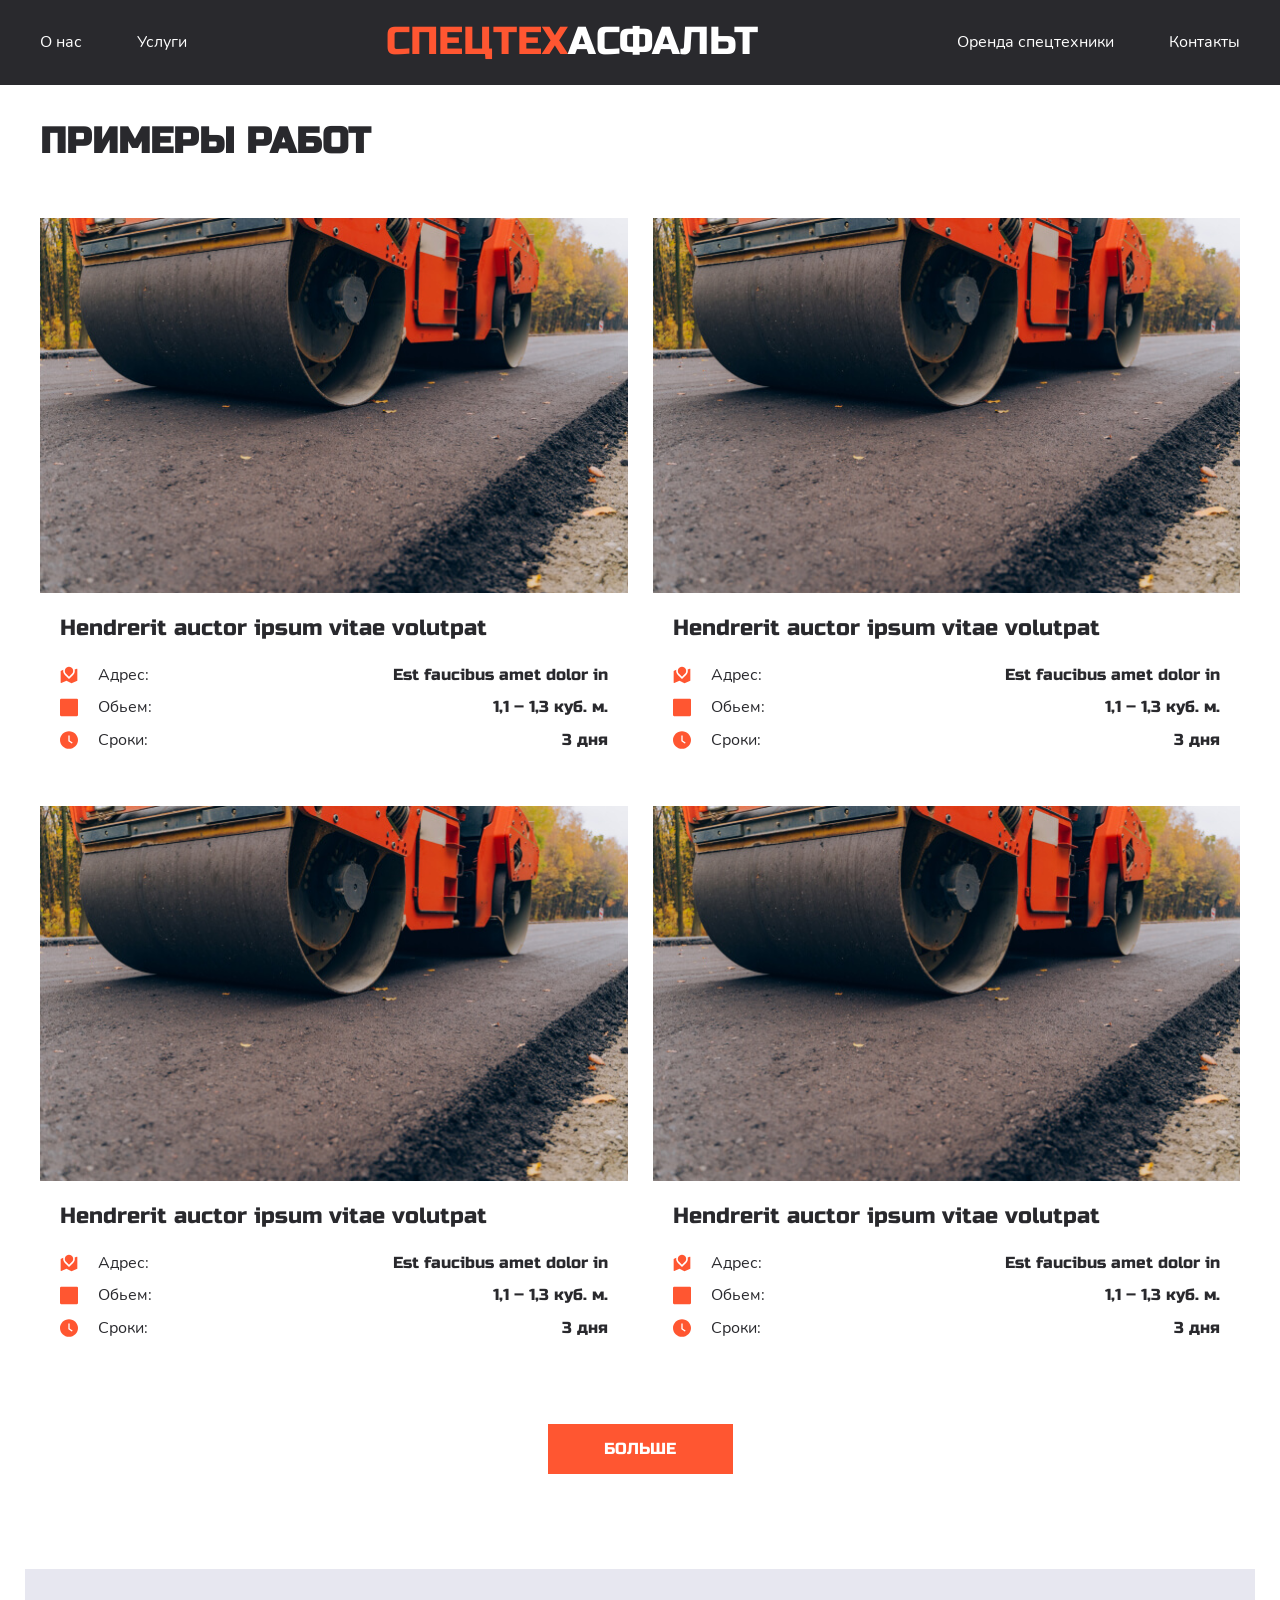
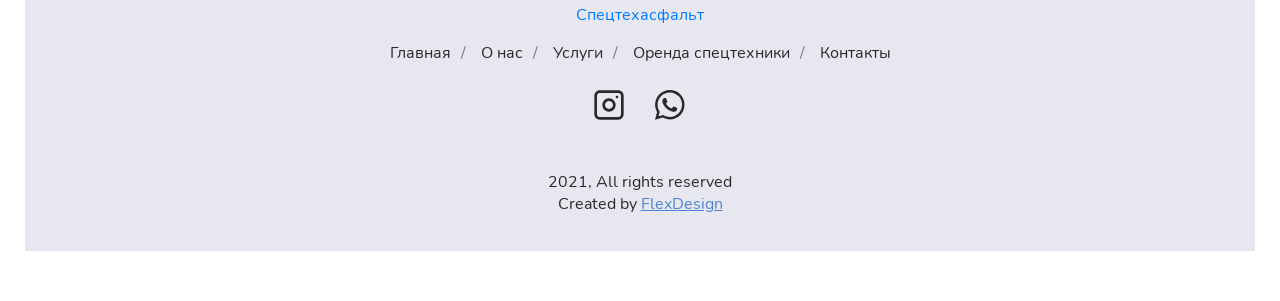
<file: assets/portfolio.html>
<!DOCTYPE html>
<html lang="ru">

<head>

	<meta charset="utf-8">
	<title>Примеры работ</title>
	<meta name="description" content="Спецтехасфальт">
	<meta name="viewport" content="width=device-width">
	<link rel="icon" href="img/favicon.ico">
	<!-- <meta property="og:image" content="img/preview.jpg"> -->
	<link rel="stylesheet" href="css/app.min.css?v=1">
	<link rel="stylesheet" href="https://cdnjs.cloudflare.com/ajax/libs/animate.css/3.4.0/animate.min.css">
	<script src="js/app.min.js" defer></script>

</head>

<body>

	<header class="header header--bg">
		<div class="header__container container">

			<a href="/" class="header__logo">
				<span>Спецтех</span>асфальт
			</a>

			<nav class="header__nav">
				<ul>
					<li><a href="#about">О нас</a></li>
					<li><a href="#about">Услуги</a></li>
				</ul>

				<a href="/" class="header__logo header__logo--nav">
					<span>Спецтех</span>асфальт
				</a>

				<ul>
					<li><a href="#about">Оренда спецтехники</a></li>
					<li><a href="#about">Контакты</a></li>
				</ul>
			</nav>

			<button class="hamburger" type="button">
				<span class="hamburger__item"></span>
			</button>

		</div>
	</header>

	<main class="main">

		<section class="portfolio">
			<div class="portfolio__container container">
				<h3 class="h3 portfolio__title">Примеры работ</h3>

				<div class="portfolio__content">
					<a href="#" class="portfolio__item">
						<div class="portfolio__img">
							<img src="img/portfolio.jpg" alt="">
						</div>
						<div class="portfolio__text">
							<p class="portfolio__name">
								Hendrerit auctor ipsum vitae volutpat
							</p>
							<div class="portfolio__info">
								<div class="portfolio__info_row">
									<div class="portfolio__info_param">
										<img src="img/address.svg" alt="">
										<span>Адрес:</span>
									</div>
									<span class="portfolio__info_value">
										Est faucibus amet dolor in
									</span>
								</div>
								<div class="portfolio__info_row">
									<div class="portfolio__info_param">
										<img src="img/volume.svg" alt="">
										<span>Обьем:</span>
									</div>
									<span class="portfolio__info_value">
										1,1 – 1,3 куб. м.
									</span>
								</div>
								<div class="portfolio__info_row">
									<div class="portfolio__info_param">
										<img src="img/time.svg" alt="">
										<span>Сроки:</span>
									</div>
									<span class="portfolio__info_value">
										3 дня
									</span>
								</div>
							</div>
						</div>
					</a>
					<a href="#" class="portfolio__item">
						<div class="portfolio__img">
							<img src="img/portfolio.jpg" alt="">
						</div>
						<div class="portfolio__text">
							<p class="portfolio__name">
								Hendrerit auctor ipsum vitae volutpat
							</p>
							<div class="portfolio__info">
								<div class="portfolio__info_row">
									<div class="portfolio__info_param">
										<img src="img/address.svg" alt="">
										<span>Адрес:</span>
									</div>
									<span class="portfolio__info_value">
										Est faucibus amet dolor in
									</span>
								</div>
								<div class="portfolio__info_row">
									<div class="portfolio__info_param">
										<img src="img/volume.svg" alt="">
										<span>Обьем:</span>
									</div>
									<span class="portfolio__info_value">
										1,1 – 1,3 куб. м.
									</span>
								</div>
								<div class="portfolio__info_row">
									<div class="portfolio__info_param">
										<img src="img/time.svg" alt="">
										<span>Сроки:</span>
									</div>
									<span class="portfolio__info_value">
										3 дня
									</span>
								</div>
							</div>
						</div>
					</a>
					<a href="#" class="portfolio__item">
						<div class="portfolio__img">
							<img src="img/portfolio.jpg" alt="">
						</div>
						<div class="portfolio__text">
							<p class="portfolio__name">
								Hendrerit auctor ipsum vitae volutpat
							</p>
							<div class="portfolio__info">
								<div class="portfolio__info_row">
									<div class="portfolio__info_param">
										<img src="img/address.svg" alt="">
										<span>Адрес:</span>
									</div>
									<span class="portfolio__info_value">
										Est faucibus amet dolor in
									</span>
								</div>
								<div class="portfolio__info_row">
									<div class="portfolio__info_param">
										<img src="img/volume.svg" alt="">
										<span>Обьем:</span>
									</div>
									<span class="portfolio__info_value">
										1,1 – 1,3 куб. м.
									</span>
								</div>
								<div class="portfolio__info_row">
									<div class="portfolio__info_param">
										<img src="img/time.svg" alt="">
										<span>Сроки:</span>
									</div>
									<span class="portfolio__info_value">
										3 дня
									</span>
								</div>
							</div>
						</div>
					</a>
					<a href="#" class="portfolio__item">
						<div class="portfolio__img">
							<img src="img/portfolio.jpg" alt="">
						</div>
						<div class="portfolio__text">
							<p class="portfolio__name">
								Hendrerit auctor ipsum vitae volutpat
							</p>
							<div class="portfolio__info">
								<div class="portfolio__info_row">
									<div class="portfolio__info_param">
										<img src="img/address.svg" alt="">
										<span>Адрес:</span>
									</div>
									<span class="portfolio__info_value">
										Est faucibus amet dolor in
									</span>
								</div>
								<div class="portfolio__info_row">
									<div class="portfolio__info_param">
										<img src="img/volume.svg" alt="">
										<span>Обьем:</span>
									</div>
									<span class="portfolio__info_value">
										1,1 – 1,3 куб. м.
									</span>
								</div>
								<div class="portfolio__info_row">
									<div class="portfolio__info_param">
										<img src="img/time.svg" alt="">
										<span>Сроки:</span>
									</div>
									<span class="portfolio__info_value">
										3 дня
									</span>
								</div>
							</div>
						</div>
					</a>
				</div>

				<a href="" class="portfolio__btn btn">Больше</a>
			</div>
		</section>

	</main>


	<footer class="footer">
		<div class="footer__container container">
			<a href="#" class="footer__logo">
				<span>Спецтех</span>асфальт
			</a>

			<nav class="footer__nav">
				<ul>
					<li><a href="#">Главная</a></li>
					<li><a href="#">О нас</a></li>
					<li><a href="#">Услуги</a></li>
					<li><a href="#">Оренда спецтехники</a></li>
					<li><a href="#">Контакты</a></li>
				</ul>
			</nav>

			<div class="footer__links">
				<a href="#">
					<svg width="32" height="32" viewBox="0 0 32 32" fill="none" xmlns="http://www.w3.org/2000/svg">
						<path fill-rule="evenodd" clip-rule="evenodd" d="M16 9.33325C14.2319 9.33325 12.5362 10.0356 11.286 11.2859C10.0358 12.5361 9.33337 14.2318 9.33337 15.9999C9.33337 17.768 10.0358 19.4637 11.286 20.714C12.5362 21.9642 14.2319 22.6666 16 22.6666C17.7682 22.6666 19.4638 21.9642 20.7141 20.714C21.9643 19.4637 22.6667 17.768 22.6667 15.9999C22.6667 14.2318 21.9643 12.5361 20.7141 11.2859C19.4638 10.0356 17.7682 9.33325 16 9.33325ZM12 15.9999C12 17.0608 12.4215 18.0782 13.1716 18.8283C13.9218 19.5785 14.9392 19.9999 16 19.9999C17.0609 19.9999 18.0783 19.5785 18.8285 18.8283C19.5786 18.0782 20 17.0608 20 15.9999C20 14.9391 19.5786 13.9216 18.8285 13.1715C18.0783 12.4213 17.0609 11.9999 16 11.9999C14.9392 11.9999 13.9218 12.4213 13.1716 13.1715C12.4215 13.9216 12 14.9391 12 15.9999Z" fill="#29292D"/>
						<path d="M24.0001 6.6665C23.6465 6.6665 23.3073 6.80698 23.0573 7.05703C22.8072 7.30708 22.6667 7.64622 22.6667 7.99984C22.6667 8.35346 22.8072 8.6926 23.0573 8.94265C23.3073 9.19269 23.6465 9.33317 24.0001 9.33317C24.3537 9.33317 24.6928 9.19269 24.9429 8.94265C25.1929 8.6926 25.3334 8.35346 25.3334 7.99984C25.3334 7.64622 25.1929 7.30708 24.9429 7.05703C24.6928 6.80698 24.3537 6.6665 24.0001 6.6665Z" fill="#29292D"/>
						<path fill-rule="evenodd" clip-rule="evenodd" d="M6.66671 1.33325C5.25222 1.33325 3.89567 1.89516 2.89547 2.89535C1.89528 3.89554 1.33337 5.2521 1.33337 6.66658V25.3333C1.33337 26.7477 1.89528 28.1043 2.89547 29.1045C3.89567 30.1047 5.25222 30.6666 6.66671 30.6666H25.3334C26.7479 30.6666 28.1044 30.1047 29.1046 29.1045C30.1048 28.1043 30.6667 26.7477 30.6667 25.3333V6.66658C30.6667 5.2521 30.1048 3.89554 29.1046 2.89535C28.1044 1.89516 26.7479 1.33325 25.3334 1.33325H6.66671ZM25.3334 3.99992H6.66671C5.95946 3.99992 5.28119 4.28087 4.78109 4.78097C4.28099 5.28106 4.00004 5.95934 4.00004 6.66658V25.3333C4.00004 26.0405 4.28099 26.7188 4.78109 27.2189C5.28119 27.719 5.95946 27.9999 6.66671 27.9999H25.3334C26.0406 27.9999 26.7189 27.719 27.219 27.2189C27.7191 26.7188 28 26.0405 28 25.3333V6.66658C28 5.95934 27.7191 5.28106 27.219 4.78097C26.7189 4.28087 26.0406 3.99992 25.3334 3.99992Z" fill="#29292D"/>
					</svg>
				</a>
				<a href="#">
					<svg width="30" height="30" viewBox="0 0 30 30" fill="none" xmlns="http://www.w3.org/2000/svg">
						<path fill-rule="evenodd" clip-rule="evenodd" d="M25.2106 4.30837C23.849 2.93842 22.2292 1.85222 20.445 1.11269C18.6607 0.373147 16.7474 -0.00503264 14.816 5.05702e-05C6.71945 5.05702e-05 0.122954 6.5904 0.122954 14.6869C0.116818 17.265 0.793002 19.7988 2.08285 22.031L0 29.6431L7.79039 27.5972C9.94454 28.7706 12.358 29.3865 14.8111 29.3886H14.8172C22.915 29.3886 29.5041 22.7995 29.509 14.6968C29.509 10.7733 27.982 7.08468 25.2106 4.30714V4.30837ZM14.816 26.9062H14.8111C12.6244 26.9061 10.4779 26.3189 8.59574 25.2057L8.14942 24.9413L3.52387 26.1524L4.75833 21.6462L4.47062 21.1851C3.24673 19.2389 2.59878 16.986 2.60171 14.6869C2.60171 7.95889 8.08179 2.48373 14.8209 2.48373C16.4248 2.47972 18.0135 2.79389 19.495 3.40806C20.9766 4.02222 22.3217 4.92417 23.4523 6.0617C24.5885 7.19377 25.4892 8.53974 26.1022 10.0219C26.7153 11.504 27.0286 13.0929 27.0241 14.6968C27.0241 21.431 21.5441 26.9062 14.8148 26.9062H14.816ZM21.5109 17.7608C21.1457 17.5788 19.3395 16.6911 19.0038 16.5706C18.6682 16.4452 18.4223 16.3874 18.1776 16.7526C17.9317 17.1214 17.2308 17.9489 17.0157 18.1936C16.8042 18.4334 16.5878 18.4678 16.2226 18.2846C15.8537 18.1026 14.6721 17.7129 13.2692 16.4599C12.1786 15.4886 11.4397 14.2837 11.2282 13.9185C11.0118 13.5496 11.2036 13.3529 11.3868 13.1685C11.554 13.0062 11.7557 12.7418 11.9389 12.5254C12.1208 12.3152 12.1848 12.1615 12.3077 11.9156C12.4282 11.6709 12.3667 11.4545 12.2745 11.2725C12.1835 11.0905 11.4495 9.27942 11.1421 8.54415C10.8433 7.82855 10.5409 7.92938 10.3159 7.91585C10.1044 7.90602 9.85971 7.90602 9.61503 7.90602C9.36912 7.90602 8.97075 7.997 8.63385 8.36709C8.29819 8.73227 7.35144 9.62123 7.35144 11.4262C7.35144 13.2324 8.66705 14.9796 8.85148 15.2255C9.03346 15.4652 11.4397 19.1723 15.1222 20.7634C15.9976 21.1421 16.6788 21.3683 17.2124 21.5367C18.0915 21.8146 18.8932 21.7765 19.5276 21.6843C20.2334 21.5798 21.6978 20.7966 22.0051 19.9371C22.3088 19.0826 22.3088 18.3473 22.2166 18.1936C22.1256 18.0399 21.881 17.9477 21.5109 17.7608Z" fill="#29292D"/>
					</svg>
				</a>
			</div>

			<div class="footer__copyright">
				<span>2021, All rights reserved</span>
				<span> Created by <a href="http://flex-design.net/ru/">FlexDesign</a></span>
			</div>
		</div>
	</footer>

	<script
		src="https://code.jquery.com/jquery-3.6.0.min.js"
		integrity="sha256-/xUj+3OJU5yExlq6GSYGSHk7tPXikynS7ogEvDej/m4="
		crossorigin="anonymous">
	</script>
	<script src="js/jquery.spincrement.min.js"></script>
	<script src="https://cdnjs.cloudflare.com/ajax/libs/wow/1.1.2/wow.min.js" 
		integrity="sha512-Eak/29OTpb36LLo2r47IpVzPBLXnAMPAVypbSZiZ4Qkf8p/7S/XRG5xp7OKWPPYfJT6metI+IORkR5G8F900+g==" 
		crossorigin="anonymous" referrerpolicy="no-referrer">
	</script>

</body>
</html>
</file>
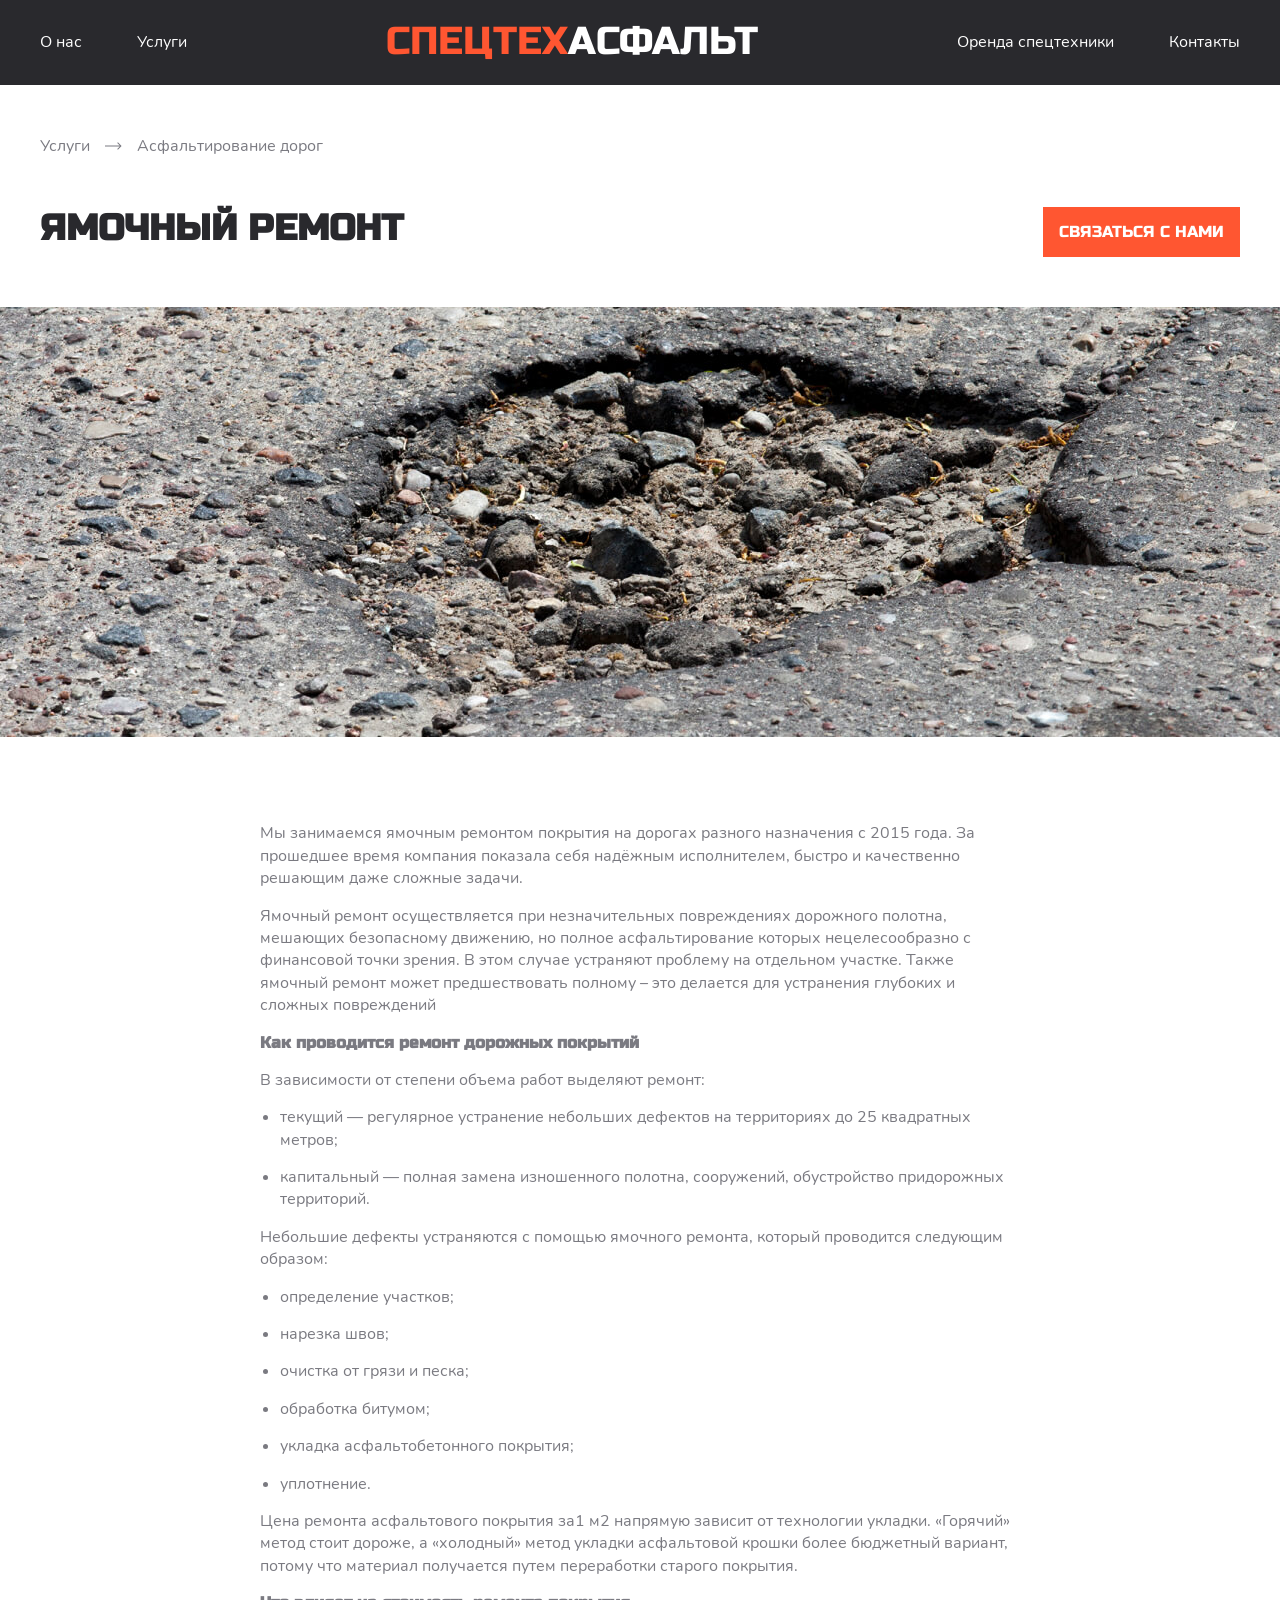
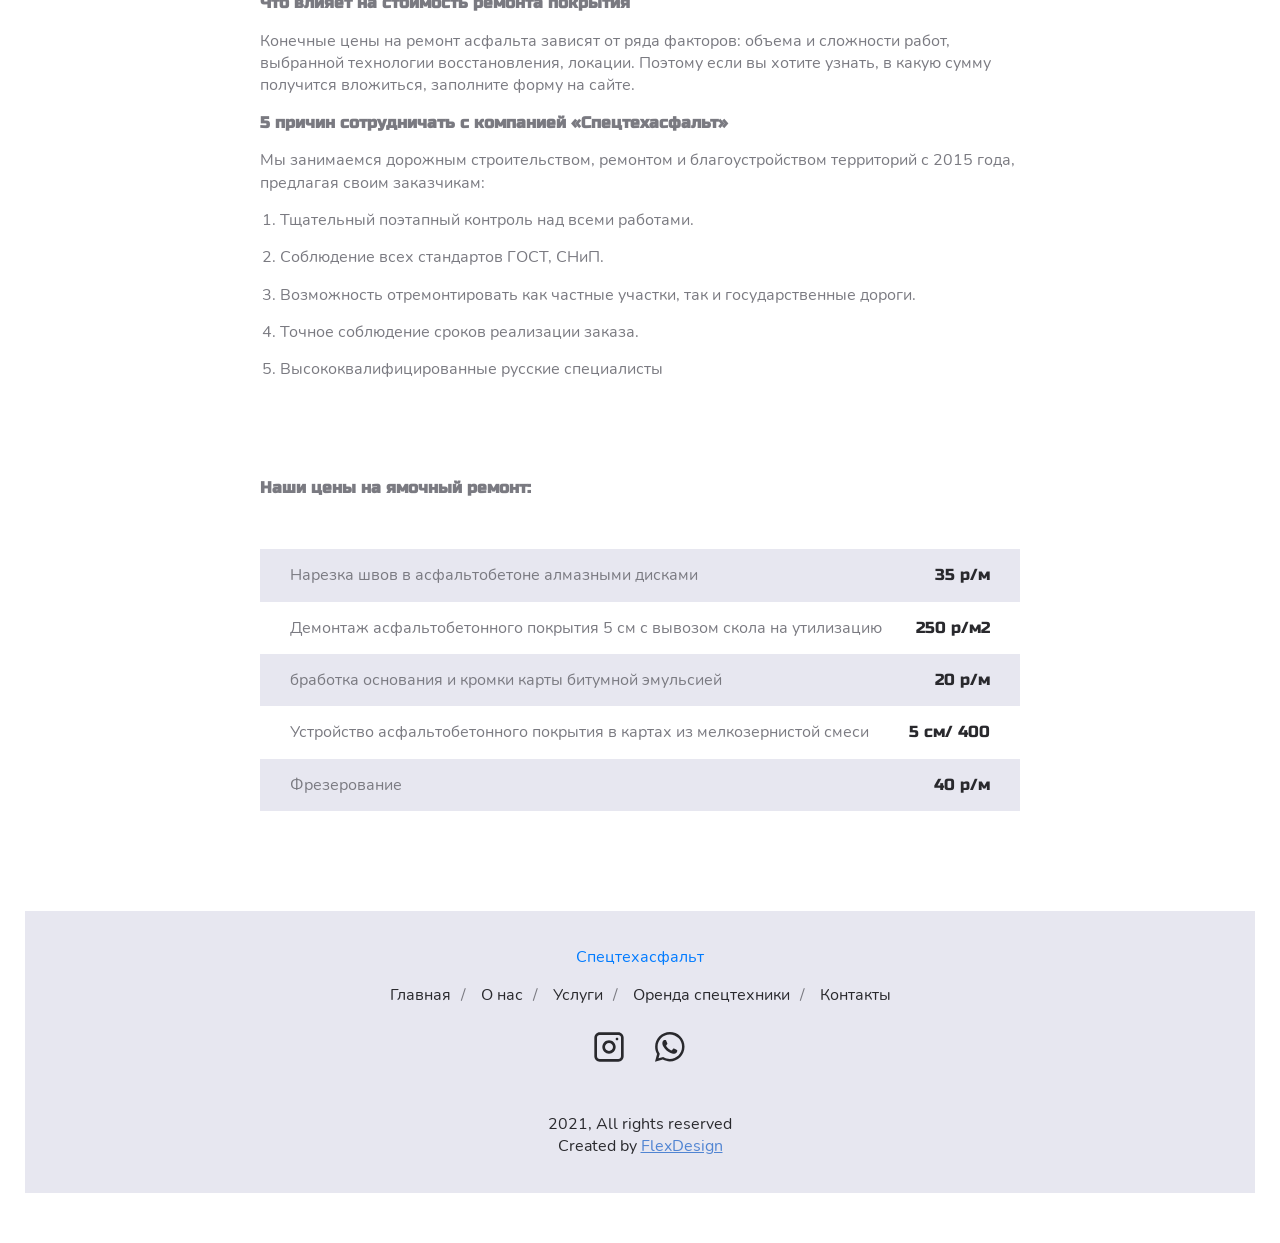
<file: assets/service.html>
<!DOCTYPE html>
<html lang="ru">

<head>

	<meta charset="utf-8">
	<title>Услуга</title>
	<meta name="description" content="Спецтехасфальт">
	<meta name="viewport" content="width=device-width">
	<link rel="icon" href="img/favicon.ico">
	<!-- <meta property="og:image" content="img/preview.jpg"> -->
	<link rel="stylesheet" href="css/app.min.css?v=1">
	<link rel="stylesheet" href="https://cdnjs.cloudflare.com/ajax/libs/animate.css/3.4.0/animate.min.css">
	<script src="js/app.min.js" defer></script>

</head>

<body>

	<header class="header header--bg">
		<div class="header__container container">

			<a href="/" class="header__logo">
				<span>Спецтех</span>асфальт
			</a>

			<nav class="header__nav">
				<ul>
					<li><a href="#about">О нас</a></li>
					<li><a href="#about">Услуги</a></li>
				</ul>

				<a href="/" class="header__logo header__logo--nav">
					<span>Спецтех</span>асфальт
				</a>

				<ul>
					<li><a href="#about">Оренда спецтехники</a></li>
					<li><a href="#about">Контакты</a></li>
				</ul>
			</nav>

			<button class="hamburger" type="button">
				<span class="hamburger__item"></span>
			</button>

		</div>
	</header>

	<main class="main">

		<section class="service">
			<div class="service__wrap container">
				<div class="breadcrumbs">
					<a href="#">Услуги</a>
					<img src="img/arrow-2.svg" alt="">
					<p>Асфальтирование дорог</p>
				</div>

				<div class="service__top">
					<h3 class="h3 service__title">Ямочный ремонт</h3>
					<a href="#" class="service__btn btn modal__edits">связаться с нами</a>
				</div>
			</div>

			<div class="service__img">
				<img src="img/service-page.jpg" alt="">
			</div>

			<div class="service__text">
				<p>
					Мы занимаемся ямочным ремонтом покрытия на дорогах разного назначения с 2015 года. За 
					прошедшее время компания показала себя надёжным исполнителем, быстро и качественно решающим 
					даже сложные задачи.
				</p>
				<p>
					Ямочный ремонт осуществляется при незначительных повреждениях дорожного полотна, мешающих 
					безопасному движению, но полное асфальтирование которых нецелесообразно с финансовой точки 
					зрения. В этом случае устраняют проблему на отдельном участке. Также ямочный ремонт может 
					предшествовать полному – это делается для устранения глубоких и сложных повреждений
				</p>
				<b>
					Как проводится ремонт дорожных покрытий
				</b>
				<p>
					В зависимости от степени объема работ выделяют ремонт:
				</p>
				<ul>
					<li>
						текущий — регулярное устранение небольших дефектов на территориях до 25 квадратных метров;
					</li>
					<li>
						капитальный — полная замена изношенного полотна, сооружений, обустройство придорожных территорий.
					</li>
				</ul>
				<p>
					Небольшие дефекты устраняются с помощью ямочного ремонта, который проводится следующим образом:
				</p>
				<ul>
					<li>
						определение участков;
					</li>
					<li>
						нарезка швов;
					</li>
					<li>
						очистка от грязи и песка;
					</li>
					<li>
						обработка битумом;
					</li>
					<li>
						укладка асфальтобетонного покрытия;
					</li>
					<li>
						уплотнение.
					</li>
				</ul>
				<p>
					Цена ремонта асфальтового покрытия за1 м2 напрямую зависит от технологии укладки. «Горячий» 
					метод стоит дороже, а «холодный» метод укладки асфальтовой крошки более бюджетный вариант, 
					потому что материал получается путем переработки старого покрытия.
				</p>
				<b>
					Что влияет на стоимость ремонта покрытия
				</b>
				<p>
					Конечные цены на ремонт асфальта зависят от ряда факторов: объема и сложности работ, выбранной 
					технологии восстановления, локации. Поэтому если вы хотите узнать, в какую сумму получится 
					вложиться, заполните форму на сайте.
				</p>
				<b>
					5 причин сотрудничать с компанией «Спецтехасфальт»
				</b>
				<p>
					Мы занимаемся дорожным строительством, ремонтом и благоустройством территорий с 2015 
					года, предлагая своим заказчикам:
				</p>
				<ol>
					<li>
						Тщательный поэтапный контроль над всеми работами.
					</li>
					<li>
						Соблюдение всех стандартов ГОСТ, СНиП.
					</li>
					<li>
						Возможность отремонтировать как частные участки, так и государственные дороги.
					</li>
					<li>
						Точное соблюдение сроков реализации заказа.
					</li>
					<li>
						Высококвалифицированные русские специалисты
					</li>
				</ol>
			</div>

			<div class="service__prices">
				<b>Наши цены на ямочный ремонт:</b>
				<div class="service__table">
					<div class="service__row">
						<p>Нарезка швов в асфальтобетоне алмазными дисками</p>
						<span>35 р/м</span>
					</div>
					<div class="service__row">
						<p>Демонтаж асфальтобетонного покрытия 5 см с вывозом скола на утилизацию</p>
						<span>250 р/м2</span>
					</div>
					<div class="service__row">
						<p>бработка основания и кромки карты битумной эмульсией</p>
						<span>20 р/м</span>
					</div>
					<div class="service__row">
						<p>Устройство асфальтобетонного покрытия в картах из мелкозернистой смеси</p>
						<span>5 cм/ 400</span>
					</div>
					<div class="service__row">
						<p>Фрезерование</p>
						<span>40 р/м</span>
					</div>
				</div>
			</div>
		</section>

	</main>


	<footer class="footer">
		<div class="footer__container container">
			<a href="#" class="footer__logo">
				<span>Спецтех</span>асфальт
			</a>

			<nav class="footer__nav">
				<ul>
					<li><a href="#">Главная</a></li>
					<li><a href="#">О нас</a></li>
					<li><a href="#">Услуги</a></li>
					<li><a href="#">Оренда спецтехники</a></li>
					<li><a href="#">Контакты</a></li>
				</ul>
			</nav>

			<div class="footer__links">
				<a href="#">
					<svg width="32" height="32" viewBox="0 0 32 32" fill="none" xmlns="http://www.w3.org/2000/svg">
						<path fill-rule="evenodd" clip-rule="evenodd" d="M16 9.33325C14.2319 9.33325 12.5362 10.0356 11.286 11.2859C10.0358 12.5361 9.33337 14.2318 9.33337 15.9999C9.33337 17.768 10.0358 19.4637 11.286 20.714C12.5362 21.9642 14.2319 22.6666 16 22.6666C17.7682 22.6666 19.4638 21.9642 20.7141 20.714C21.9643 19.4637 22.6667 17.768 22.6667 15.9999C22.6667 14.2318 21.9643 12.5361 20.7141 11.2859C19.4638 10.0356 17.7682 9.33325 16 9.33325ZM12 15.9999C12 17.0608 12.4215 18.0782 13.1716 18.8283C13.9218 19.5785 14.9392 19.9999 16 19.9999C17.0609 19.9999 18.0783 19.5785 18.8285 18.8283C19.5786 18.0782 20 17.0608 20 15.9999C20 14.9391 19.5786 13.9216 18.8285 13.1715C18.0783 12.4213 17.0609 11.9999 16 11.9999C14.9392 11.9999 13.9218 12.4213 13.1716 13.1715C12.4215 13.9216 12 14.9391 12 15.9999Z" fill="#29292D"/>
						<path d="M24.0001 6.6665C23.6465 6.6665 23.3073 6.80698 23.0573 7.05703C22.8072 7.30708 22.6667 7.64622 22.6667 7.99984C22.6667 8.35346 22.8072 8.6926 23.0573 8.94265C23.3073 9.19269 23.6465 9.33317 24.0001 9.33317C24.3537 9.33317 24.6928 9.19269 24.9429 8.94265C25.1929 8.6926 25.3334 8.35346 25.3334 7.99984C25.3334 7.64622 25.1929 7.30708 24.9429 7.05703C24.6928 6.80698 24.3537 6.6665 24.0001 6.6665Z" fill="#29292D"/>
						<path fill-rule="evenodd" clip-rule="evenodd" d="M6.66671 1.33325C5.25222 1.33325 3.89567 1.89516 2.89547 2.89535C1.89528 3.89554 1.33337 5.2521 1.33337 6.66658V25.3333C1.33337 26.7477 1.89528 28.1043 2.89547 29.1045C3.89567 30.1047 5.25222 30.6666 6.66671 30.6666H25.3334C26.7479 30.6666 28.1044 30.1047 29.1046 29.1045C30.1048 28.1043 30.6667 26.7477 30.6667 25.3333V6.66658C30.6667 5.2521 30.1048 3.89554 29.1046 2.89535C28.1044 1.89516 26.7479 1.33325 25.3334 1.33325H6.66671ZM25.3334 3.99992H6.66671C5.95946 3.99992 5.28119 4.28087 4.78109 4.78097C4.28099 5.28106 4.00004 5.95934 4.00004 6.66658V25.3333C4.00004 26.0405 4.28099 26.7188 4.78109 27.2189C5.28119 27.719 5.95946 27.9999 6.66671 27.9999H25.3334C26.0406 27.9999 26.7189 27.719 27.219 27.2189C27.7191 26.7188 28 26.0405 28 25.3333V6.66658C28 5.95934 27.7191 5.28106 27.219 4.78097C26.7189 4.28087 26.0406 3.99992 25.3334 3.99992Z" fill="#29292D"/>
					</svg>
				</a>
				<a href="#">
					<svg width="30" height="30" viewBox="0 0 30 30" fill="none" xmlns="http://www.w3.org/2000/svg">
						<path fill-rule="evenodd" clip-rule="evenodd" d="M25.2106 4.30837C23.849 2.93842 22.2292 1.85222 20.445 1.11269C18.6607 0.373147 16.7474 -0.00503264 14.816 5.05702e-05C6.71945 5.05702e-05 0.122954 6.5904 0.122954 14.6869C0.116818 17.265 0.793002 19.7988 2.08285 22.031L0 29.6431L7.79039 27.5972C9.94454 28.7706 12.358 29.3865 14.8111 29.3886H14.8172C22.915 29.3886 29.5041 22.7995 29.509 14.6968C29.509 10.7733 27.982 7.08468 25.2106 4.30714V4.30837ZM14.816 26.9062H14.8111C12.6244 26.9061 10.4779 26.3189 8.59574 25.2057L8.14942 24.9413L3.52387 26.1524L4.75833 21.6462L4.47062 21.1851C3.24673 19.2389 2.59878 16.986 2.60171 14.6869C2.60171 7.95889 8.08179 2.48373 14.8209 2.48373C16.4248 2.47972 18.0135 2.79389 19.495 3.40806C20.9766 4.02222 22.3217 4.92417 23.4523 6.0617C24.5885 7.19377 25.4892 8.53974 26.1022 10.0219C26.7153 11.504 27.0286 13.0929 27.0241 14.6968C27.0241 21.431 21.5441 26.9062 14.8148 26.9062H14.816ZM21.5109 17.7608C21.1457 17.5788 19.3395 16.6911 19.0038 16.5706C18.6682 16.4452 18.4223 16.3874 18.1776 16.7526C17.9317 17.1214 17.2308 17.9489 17.0157 18.1936C16.8042 18.4334 16.5878 18.4678 16.2226 18.2846C15.8537 18.1026 14.6721 17.7129 13.2692 16.4599C12.1786 15.4886 11.4397 14.2837 11.2282 13.9185C11.0118 13.5496 11.2036 13.3529 11.3868 13.1685C11.554 13.0062 11.7557 12.7418 11.9389 12.5254C12.1208 12.3152 12.1848 12.1615 12.3077 11.9156C12.4282 11.6709 12.3667 11.4545 12.2745 11.2725C12.1835 11.0905 11.4495 9.27942 11.1421 8.54415C10.8433 7.82855 10.5409 7.92938 10.3159 7.91585C10.1044 7.90602 9.85971 7.90602 9.61503 7.90602C9.36912 7.90602 8.97075 7.997 8.63385 8.36709C8.29819 8.73227 7.35144 9.62123 7.35144 11.4262C7.35144 13.2324 8.66705 14.9796 8.85148 15.2255C9.03346 15.4652 11.4397 19.1723 15.1222 20.7634C15.9976 21.1421 16.6788 21.3683 17.2124 21.5367C18.0915 21.8146 18.8932 21.7765 19.5276 21.6843C20.2334 21.5798 21.6978 20.7966 22.0051 19.9371C22.3088 19.0826 22.3088 18.3473 22.2166 18.1936C22.1256 18.0399 21.881 17.9477 21.5109 17.7608Z" fill="#29292D"/>
					</svg>
				</a>
			</div>

			<div class="footer__copyright">
				<span>2021, All rights reserved</span>
				<span> Created by <a href="http://flex-design.net/ru/">FlexDesign</a></span>
			</div>
		</div>
	</footer>

	<!-- Modal -->
	<div class="modal modal__order" id="modal__edits">
		<form action="#" class="modal__form form" method="POST">

			<button class="close modal__close" type="button">
				<span></span>
				<span></span>
			</button>

			<h3 class="form__title">Заказать звонок</h3>

			<input type="hidden" name="subject" value="Заказать звонок">

			<div class="form__item">
				<input id="formName" type="text" name="name" placeholder="Ваше имя" class="form__input _req">
			</div>

			<div class="form__item">
				<input id="formPhone" type="tel" name="phone" placeholder="Ваш телефон" class="form__input _req">
			</div>

			<div class="form__btn">
				<button type="submit" class="btn form__btn_button" name="submit">Отправить</button>
			</div>

		</form>
	</div>

	<div class="modal" id="modal__thanks">
		<div class="modal__form">
			<button class="close modal__close" type="button">
				<span></span>
				<span></span>
			</button>

			<h3>Спасибо за доверие!</h3>
			<p>Мы обязательно с вами свяжемся!</p>
		</div>
	</div>

	<script
		src="https://code.jquery.com/jquery-3.6.0.min.js"
		integrity="sha256-/xUj+3OJU5yExlq6GSYGSHk7tPXikynS7ogEvDej/m4="
		crossorigin="anonymous">
	</script>
	<script src="js/jquery.spincrement.min.js"></script>
	<script src="https://cdnjs.cloudflare.com/ajax/libs/wow/1.1.2/wow.min.js" 
		integrity="sha512-Eak/29OTpb36LLo2r47IpVzPBLXnAMPAVypbSZiZ4Qkf8p/7S/XRG5xp7OKWPPYfJT6metI+IORkR5G8F900+g==" 
		crossorigin="anonymous" referrerpolicy="no-referrer">
	</script>

</body>
</html>
</file>
<file: assets/css/app.min.css>
*,::after,::before{-webkit-box-sizing:border-box;box-sizing:border-box}html{font-family:sans-serif;line-height:1.15;-webkit-text-size-adjust:100%;-webkit-tap-highlight-color:transparent}article,aside,figcaption,figure,footer,header,hgroup,main,nav,section{display:block}body{margin:0;font-family:-apple-system,BlinkMacSystemFont,"Segoe UI",Roboto,"Helvetica Neue",Arial,"Noto Sans",sans-serif,"Apple Color Emoji","Segoe UI Emoji","Segoe UI Symbol","Noto Color Emoji";font-size:1rem;font-weight:400;line-height:1.5;color:#212529;text-align:left;background-color:#fff}[tabindex="-1"]:focus:not(:focus-visible){outline:0!important}hr{-webkit-box-sizing:content-box;box-sizing:content-box;height:0;overflow:visible}h1,h2,h3,h4,h5,h6{margin-top:0;margin-bottom:.5rem}p{margin-top:0;margin-bottom:1rem}abbr[data-original-title],abbr[title]{text-decoration:underline;-webkit-text-decoration:underline dotted;text-decoration:underline dotted;cursor:help;border-bottom:0;-webkit-text-decoration-skip-ink:none;text-decoration-skip-ink:none}address{margin-bottom:1rem;font-style:normal;line-height:inherit}dl,ol,ul{margin-top:0;margin-bottom:1rem}ol ol,ol ul,ul ol,ul ul{margin-bottom:0}dt{font-weight:700}dd{margin-bottom:.5rem;margin-left:0}blockquote{margin:0 0 1rem}b,strong{font-weight:bolder}small{font-size:80%}sub,sup{position:relative;font-size:75%;line-height:0;vertical-align:baseline}sub{bottom:-.25em}sup{top:-.5em}a{color:#007bff;text-decoration:none;background-color:transparent}a:hover{color:#0056b3;text-decoration:underline}a:not([href]):not([class]){color:inherit;text-decoration:none}a:not([href]):not([class]):hover{color:inherit;text-decoration:none}code,kbd,pre,samp{font-family:SFMono-Regular,Menlo,Monaco,Consolas,"Liberation Mono","Courier New",monospace;font-size:1em}pre{margin-top:0;margin-bottom:1rem;overflow:auto;-ms-overflow-style:scrollbar}figure{margin:0 0 1rem}img{vertical-align:middle;border-style:none}svg{overflow:hidden;vertical-align:middle}table{border-collapse:collapse}caption{padding-top:.75rem;padding-bottom:.75rem;color:#6c757d;text-align:left;caption-side:bottom}th{text-align:inherit}label{display:inline-block;margin-bottom:.5rem}button{border-radius:0}button:focus{outline:1px dotted;outline:5px auto -webkit-focus-ring-color}button,input,optgroup,select,textarea{margin:0;font-family:inherit;font-size:inherit;line-height:inherit}button,input{overflow:visible}button,select{text-transform:none}[role=button]{cursor:pointer}select{word-wrap:normal}[type=button],[type=reset],[type=submit],button{-webkit-appearance:button}[type=button]:not(:disabled),[type=reset]:not(:disabled),[type=submit]:not(:disabled),button:not(:disabled){cursor:pointer}[type=button]::-moz-focus-inner,[type=reset]::-moz-focus-inner,[type=submit]::-moz-focus-inner,button::-moz-focus-inner{padding:0;border-style:none}input[type=checkbox],input[type=radio]{-webkit-box-sizing:border-box;box-sizing:border-box;padding:0}textarea{overflow:auto;resize:vertical}fieldset{min-width:0;padding:0;margin:0;border:0}legend{display:block;width:100%;max-width:100%;padding:0;margin-bottom:.5rem;font-size:1.5rem;line-height:inherit;color:inherit;white-space:normal}progress{vertical-align:baseline}[type=number]::-webkit-inner-spin-button,[type=number]::-webkit-outer-spin-button{height:auto}[type=search]{outline-offset:-2px;-webkit-appearance:none}[type=search]::-webkit-search-decoration{-webkit-appearance:none}::-webkit-file-upload-button{font:inherit;-webkit-appearance:button}output{display:inline-block}summary{display:list-item;cursor:pointer}template{display:none}[hidden]{display:none!important}@font-face{font-family:swiper-icons;src:url("data:application/font-woff;charset=utf-8;base64, [base64]//wADZ2x5ZgAAAywAAADMAAAD2MHtryVoZWFkAAABbAAAADAAAAA2E2+eoWhoZWEAAAGcAAAAHwAAACQC9gDzaG10eAAAAigAAAAZAAAArgJkABFsb2NhAAAC0AAAAFoAAABaFQAUGG1heHAAAAG8AAAAHwAAACAAcABAbmFtZQAAA/gAAAE5AAACXvFdBwlwb3N0AAAFNAAAAGIAAACE5s74hXjaY2BkYGAAYpf5Hu/j+W2+MnAzMYDAzaX6QjD6/4//Bxj5GA8AuRwMYGkAPywL13jaY2BkYGA88P8Agx4j+/8fQDYfA1AEBWgDAIB2BOoAeNpjYGRgYNBh4GdgYgABEMnIABJzYNADCQAACWgAsQB42mNgYfzCOIGBlYGB0YcxjYGBwR1Kf2WQZGhhYGBiYGVmgAFGBiQQkOaawtDAoMBQxXjg/wEGPcYDDA4wNUA2CCgwsAAAO4EL6gAAeNpj2M0gyAACqxgGNWBkZ2D4/wMA+xkDdgAAAHjaY2BgYGaAYBkGRgYQiAHyGMF8FgYHIM3DwMHABGQrMOgyWDLEM1T9/w8UBfEMgLzE////P/5//f/V/xv+r4eaAAeMbAxwIUYmIMHEgKYAYjUcsDAwsLKxc3BycfPw8jEQA/[base64]/uznmfPFBNODM2K7MTQ45YEAZqGP81AmGGcF3iPqOop0r1SPTaTbVkfUe4HXj97wYE+yNwWYxwWu4v1ugWHgo3S1XdZEVqWM7ET0cfnLGxWfkgR42o2PvWrDMBSFj/IHLaF0zKjRgdiVMwScNRAoWUoH78Y2icB/yIY09An6AH2Bdu/UB+yxopYshQiEvnvu0dURgDt8QeC8PDw7Fpji3fEA4z/PEJ6YOB5hKh4dj3EvXhxPqH/SKUY3rJ7srZ4FZnh1PMAtPhwP6fl2PMJMPDgeQ4rY8YT6Gzao0eAEA409DuggmTnFnOcSCiEiLMgxCiTI6Cq5DZUd3Qmp10vO0LaLTd2cjN4fOumlc7lUYbSQcZFkutRG7g6JKZKy0RmdLY680CDnEJ+UMkpFFe1RN7nxdVpXrC4aTtnaurOnYercZg2YVmLN/d/gczfEimrE/fs/bOuq29Zmn8tloORaXgZgGa78yO9/cnXm2BpaGvq25Dv9S4E9+5SIc9PqupJKhYFSSl47+Qcr1mYNAAAAeNptw0cKwkAAAMDZJA8Q7OUJvkLsPfZ6zFVERPy8qHh2YER+3i/BP83vIBLLySsoKimrqKqpa2hp6+jq6RsYGhmbmJqZSy0sraxtbO3sHRydnEMU4uR6yx7JJXveP7WrDycAAAAAAAH//wACeNpjYGRgYOABYhkgZgJCZgZNBkYGLQZtIJsFLMYAAAw3ALgAeNolizEKgDAQBCchRbC2sFER0YD6qVQiBCv/H9ezGI6Z5XBAw8CBK/m5iQQVauVbXLnOrMZv2oLdKFa8Pjuru2hJzGabmOSLzNMzvutpB3N42mNgZGBg4GKQYzBhYMxJLMlj4GBgAYow/P/PAJJhLM6sSoWKfWCAAwDAjgbRAAB42mNgYGBkAIIbCZo5IPrmUn0hGA0AO8EFTQAA") format("woff");font-weight:400;font-style:normal}:root{--swiper-theme-color:#007aff}.swiper-container{margin-left:auto;margin-right:auto;position:relative;overflow:hidden;list-style:none;padding:0;z-index:1}.swiper-container-vertical>.swiper-wrapper{-webkit-box-orient:vertical;-webkit-box-direction:normal;-ms-flex-direction:column;flex-direction:column}.swiper-wrapper{position:relative;width:100%;height:100%;z-index:1;display:-webkit-box;display:-ms-flexbox;display:flex;-webkit-transition-property:-webkit-transform;transition-property:-webkit-transform;-o-transition-property:transform;transition-property:transform;transition-property:transform,-webkit-transform;-webkit-box-sizing:content-box;box-sizing:content-box}.swiper-container-android .swiper-slide,.swiper-wrapper{-webkit-transform:translate3d(0,0,0);transform:translate3d(0,0,0)}.swiper-container-multirow>.swiper-wrapper{-ms-flex-wrap:wrap;flex-wrap:wrap}.swiper-container-multirow-column>.swiper-wrapper{-ms-flex-wrap:wrap;flex-wrap:wrap;-webkit-box-orient:vertical;-webkit-box-direction:normal;-ms-flex-direction:column;flex-direction:column}.swiper-container-free-mode>.swiper-wrapper{-webkit-transition-timing-function:ease-out;-o-transition-timing-function:ease-out;transition-timing-function:ease-out;margin:0 auto}.swiper-slide{-ms-flex-negative:0;flex-shrink:0;width:100%;height:100%;position:relative;-webkit-transition-property:-webkit-transform;transition-property:-webkit-transform;-o-transition-property:transform;transition-property:transform;transition-property:transform,-webkit-transform}.swiper-slide-invisible-blank{visibility:hidden}.swiper-container-autoheight,.swiper-container-autoheight .swiper-slide{height:auto}.swiper-container-autoheight .swiper-wrapper{-webkit-box-align:start;-ms-flex-align:start;align-items:flex-start;-webkit-transition-property:height,-webkit-transform;transition-property:height,-webkit-transform;-o-transition-property:transform,height;transition-property:transform,height;transition-property:transform,height,-webkit-transform}.swiper-container-3d{-webkit-perspective:1200px;perspective:1200px}.swiper-container-3d .swiper-cube-shadow,.swiper-container-3d .swiper-slide,.swiper-container-3d .swiper-slide-shadow-bottom,.swiper-container-3d .swiper-slide-shadow-left,.swiper-container-3d .swiper-slide-shadow-right,.swiper-container-3d .swiper-slide-shadow-top,.swiper-container-3d .swiper-wrapper{-webkit-transform-style:preserve-3d;transform-style:preserve-3d}.swiper-container-3d .swiper-slide-shadow-bottom,.swiper-container-3d .swiper-slide-shadow-left,.swiper-container-3d .swiper-slide-shadow-right,.swiper-container-3d .swiper-slide-shadow-top{position:absolute;left:0;top:0;width:100%;height:100%;pointer-events:none;z-index:10}.swiper-container-3d .swiper-slide-shadow-left{background-image:-webkit-gradient(linear,right top,left top,from(rgba(0,0,0,.5)),to(rgba(0,0,0,0)));background-image:-o-linear-gradient(right,rgba(0,0,0,.5),rgba(0,0,0,0));background-image:linear-gradient(to left,rgba(0,0,0,.5),rgba(0,0,0,0))}.swiper-container-3d .swiper-slide-shadow-right{background-image:-webkit-gradient(linear,left top,right top,from(rgba(0,0,0,.5)),to(rgba(0,0,0,0)));background-image:-o-linear-gradient(left,rgba(0,0,0,.5),rgba(0,0,0,0));background-image:linear-gradient(to right,rgba(0,0,0,.5),rgba(0,0,0,0))}.swiper-container-3d .swiper-slide-shadow-top{background-image:-webkit-gradient(linear,left bottom,left top,from(rgba(0,0,0,.5)),to(rgba(0,0,0,0)));background-image:-o-linear-gradient(bottom,rgba(0,0,0,.5),rgba(0,0,0,0));background-image:linear-gradient(to top,rgba(0,0,0,.5),rgba(0,0,0,0))}.swiper-container-3d .swiper-slide-shadow-bottom{background-image:-webkit-gradient(linear,left top,left bottom,from(rgba(0,0,0,.5)),to(rgba(0,0,0,0)));background-image:-o-linear-gradient(top,rgba(0,0,0,.5),rgba(0,0,0,0));background-image:linear-gradient(to bottom,rgba(0,0,0,.5),rgba(0,0,0,0))}.swiper-container-css-mode>.swiper-wrapper{overflow:auto;scrollbar-width:none;-ms-overflow-style:none}.swiper-container-css-mode>.swiper-wrapper::-webkit-scrollbar{display:none}.swiper-container-css-mode>.swiper-wrapper>.swiper-slide{scroll-snap-align:start start}.swiper-container-horizontal.swiper-container-css-mode>.swiper-wrapper{-webkit-scroll-snap-type:x mandatory;-ms-scroll-snap-type:x mandatory;scroll-snap-type:x mandatory}.swiper-container-vertical.swiper-container-css-mode>.swiper-wrapper{-webkit-scroll-snap-type:y mandatory;-ms-scroll-snap-type:y mandatory;scroll-snap-type:y mandatory}.form{position:relative}.form::after,.form::before{content:'';position:absolute;top:0;left:0}@font-face{font-family:Nunito;font-style:normal;font-weight:400;src:url(../fonts/nunito-v16-latin_cyrillic-regular.woff2) format("woff2");font-display:swap}@font-face{font-family:Nunito;font-style:normal;font-weight:700;src:url(../fonts/nunito-v16-latin_cyrillic-700.woff2) format("woff2");font-display:swap}@font-face{font-family:"Russo One";font-style:normal;font-weight:400;src:url(../fonts/RussoOne-Regular.woff2) format("woff2");font-display:swap}body{position:relative;min-width:320px;font-family:Nunito,sans-serif;font-size:16px;color:#7a7a81;line-height:1.4;font-weight:400;min-height:100vh;display:-webkit-box;display:-ms-flexbox;display:flex;-webkit-box-orient:vertical;-webkit-box-direction:normal;-ms-flex-direction:column;flex-direction:column;-webkit-box-pack:justify;-ms-flex-pack:justify;justify-content:space-between}::-moz-selection{background-color:#ff5631;color:#fff}::selection{background-color:#ff5631;color:#fff}::-webkit-input-placeholder{color:#666}::-moz-placeholder{color:#666}:-ms-input-placeholder{color:#666}::-ms-input-placeholder{color:#666}::placeholder{color:#666}h1,h2,h3,h4,h5,h6{font-weight:700;line-height:1.2;margin:0;padding:0}ul{margin:0;padding:0;list-style-type:none}b,strong{font-weight:700}p{margin:0;padding:0}a,button{-webkit-transition:all .6s;-o-transition:all .6s;transition:all .6s}a:focus,a:hover,button:focus,button:hover{outline:0;text-decoration:none;outline:0}input,select,textarea{-webkit-transition:all .6s;-o-transition:all .6s;transition:all .6s;outline:0;-webkit-box-shadow:none;box-shadow:none;border:1px solid #000}input:focus:required:invalid,select:focus:required:invalid,textarea:focus:required:invalid{border-color:red;outline:0;-webkit-box-shadow:none;box-shadow:none;-webkit-appearance:none}input:required:valid,select:required:valid,textarea:required:valid{border-color:green;outline:0;-webkit-box-shadow:none;box-shadow:none;-webkit-appearance:none}input::-webkit-input-placeholder,select::-webkit-input-placeholder,textarea::-webkit-input-placeholder{color:#7a7a81}input::-moz-placeholder,select::-moz-placeholder,textarea::-moz-placeholder{color:#7a7a81}input:-ms-input-placeholder,select:-ms-input-placeholder,textarea:-ms-input-placeholder{color:#7a7a81}input::-ms-input-placeholder,select::-ms-input-placeholder,textarea::-ms-input-placeholder{color:#7a7a81}input::placeholder,select::placeholder,textarea::placeholder{color:#7a7a81}.container{width:100%;max-width:1230px;padding:0 15px;margin:0 auto}@media only screen and (max-width:1200px){.container{max-width:992px}}@media only screen and (max-width:992px){.container{max-width:768px}}@media only screen and (max-width:767px){.container{max-width:576px}}@media only screen and (max-width:576px){.container{max-width:480px}}.wrapper{display:-ms-grid;display:grid;-ms-grid-columns:200px 1fr;grid-template-columns:200px 1fr}@media only screen and (max-width:992px){.wrapper{-ms-grid-columns:1fr;grid-template-columns:1fr;gap:30px}}.breadcrumbs{display:-webkit-box;display:-ms-flexbox;display:flex;gap:15px}@media only screen and (max-width:767px){.breadcrumbs{display:none}}.breadcrumbs a{color:#7a7a81}.h2{font-size:64px;font-family:"Russo One",sans-serif;color:#fff;text-transform:uppercase;font-weight:400;line-height:130%}@media only screen and (max-width:1440px){.h2{font-size:48px}}@media only screen and (max-width:1200px){.h2{font-size:42px}}@media only screen and (max-width:767px){.h2{font-size:36px}}@media only screen and (max-width:576px){.h2{font-size:32px}}@media only screen and (max-width:480px){.h2{font-size:26px}}.h3{font-family:"Russo One",sans-serif;font-size:36px;text-transform:uppercase;color:#29292d}@media only screen and (max-width:767px){.h3{font-size:28px}}.h4{font-family:"Russo One",sans-serif;color:#ff5631;text-transform:uppercase;padding-top:15px}.btn,.form__btn_button{position:relative;display:-webkit-box;display:-ms-flexbox;display:flex;-webkit-box-pack:center;-ms-flex-pack:center;justify-content:center;-webkit-box-align:center;-ms-flex-align:center;align-items:center;height:50px;max-width:-webkit-fit-content;max-width:-moz-fit-content;max-width:fit-content;border:1px solid #ff5631;background-color:#ff5631;padding:0 15px;font-size:16px;color:#fff;font-family:"Russo One",sans-serif;text-transform:uppercase}@media only screen and (max-width:767px){.btn,.form__btn_button{height:40px;font-size:14px}}.btn:hover,.form__btn_button:hover{border:1px solid #7a7a81;background:#7a7a81;color:#fff}.btn:active,.form__btn_button:active{border:1px solid #fff;background:#ff5631;color:#fff}.btn--modal{position:relative!important;display:-webkit-box!important;display:-ms-flexbox!important;display:flex!important;-webkit-box-pack:center!important;-ms-flex-pack:center!important;justify-content:center!important;-webkit-box-align:center!important;-ms-flex-align:center!important;align-items:center!important;height:50px!important;max-width:-webkit-fit-content!important;max-width:-moz-fit-content!important;max-width:fit-content!important;border:1px solid #ff5631!important;background-color:#ff5631!important;padding:0 15px!important;font-size:16px!important;color:#fff!important;font-family:"Russo One",sans-serif!important;text-transform:uppercase!important;margin:auto!important}@media only screen and (max-width:767px){.btn--modal{height:40px!important;font-size:14px!important}}.btn--modal:hover{border:1px solid #7a7a81!important;background:#7a7a81!important;color:#fff!important}.btn--modal:active{border:1px solid #fff!important;background:#ff5631!important;color:#fff!important;margin:auto!important}.btn--contact{position:relative!important;display:-webkit-box!important;display:-ms-flexbox!important;display:flex!important;-webkit-box-pack:center!important;-ms-flex-pack:center!important;justify-content:center!important;-webkit-box-align:center!important;-ms-flex-align:center!important;align-items:center!important;height:50px!important;max-width:-webkit-fit-content!important;max-width:-moz-fit-content!important;max-width:fit-content!important;border:1px solid #ff5631!important;background-color:#ff5631!important;padding:0 15px!important;font-size:16px!important;color:#fff!important;font-family:"Russo One",sans-serif!important;text-transform:uppercase!important;margin-left:auto!important;margin-right:0!important}@media only screen and (max-width:767px){.btn--contact{height:40px!important;font-size:14px!important}}.btn--contact:hover{border:1px solid #7a7a81!important;background:#7a7a81!important;color:#fff!important}.btn--contact:active{border:1px solid #fff!important;background:#ff5631!important;color:#fff!important}.hamburger{position:relative;display:none;padding:0;border:none;background-color:transparent;-webkit-transition:all .3s;-o-transition:all .3s;transition:all .3s;width:25px;height:18px;margin-right:15px;outline:0}@media only screen and (max-width:992px){.hamburger{display:-webkit-box;display:-ms-flexbox;display:flex}}.hamburger:hover span{background-color:#ff5631}.hamburger:hover span::after,.hamburger:hover span::before{background-color:#ff5631}.hamburger__item{position:absolute;right:0;top:50%;width:12px;height:2px;background-color:#ff5631;border-radius:4px;-webkit-transition:all .6s;-o-transition:all .6s;transition:all .6s;bottom:0}.hamburger__item::after,.hamburger__item::before{content:'';display:block;position:absolute;right:0;background-color:#ff5631;height:2px;-webkit-transition:all .6s;-o-transition:all .6s;transition:all .6s}.hamburger__item::before{top:7px;width:18px}.hamburger__item::after{top:-7px;width:25px}.hamburger--active{z-index:100}.hamburger--active:hover span{background-color:transparent}.hamburger--active:hover span::after,.hamburger--active:hover span::before{background-color:#ff5631}.hamburger--active .hamburger__item{background-color:transparent}.hamburger--active .hamburger__item::before{top:0;width:25px;-webkit-transform:rotate(45deg);-ms-transform:rotate(45deg);transform:rotate(45deg)}.hamburger--active .hamburger__item::after{top:0;width:25px;-webkit-transform:rotate(-45deg);-ms-transform:rotate(-45deg);transform:rotate(-45deg)}.header{position:fixed;top:0;right:0;left:0;padding:15px 0;z-index:100;-webkit-transition:all .6s;-o-transition:all .6s;transition:all .6s}.header--active,.header--bg{background:#29292d;padding:8gulpx 0}.header--active .header__logo--nav img,.header--bg .header__logo--nav img{width:130px}.header__container{display:-webkit-box;display:-ms-flexbox;display:flex;-ms-flex-wrap:wrap;flex-wrap:wrap;-webkit-box-align:center;-ms-flex-align:center;align-items:center;-webkit-box-pack:justify;-ms-flex-pack:justify;justify-content:space-between}.header__logo{display:none;text-transform:uppercase;font-family:"Russo One",sans-serif;font-size:39px;color:#fff}@media only screen and (max-width:992px){.header__logo{display:block}}@media only screen and (max-width:767px){.header__logo{font-size:32px}}@media only screen and (max-width:480px){.header__logo{font-size:20px}}.header__logo img{width:85px;height:auto}.header__logo:hover{color:#fff}.header__logo span{color:#ff5631}.header__logo--nav{display:block}@media only screen and (max-width:992px){.header__logo--nav{display:none}}.header__logo--nav img{width:150px;height:auto;-webkit-transition:all .6s;-o-transition:all .6s;transition:all .6s}.header__nav{width:100%;display:-webkit-box;display:-ms-flexbox;display:flex;-webkit-box-pack:justify;-ms-flex-pack:justify;justify-content:space-between;-webkit-box-align:center;-ms-flex-align:center;align-items:center;-webkit-transition:all .6s;-o-transition:all .6s;transition:all .6s}@media only screen and (max-width:992px){.header__nav{position:absolute;right:-100%;top:0;height:100vh;width:100%;overflow:auto;background-color:#29292d;padding:60px 40px 90px;-webkit-box-shadow:0 5px 5px 0 rgba(0,0,0,.25);box-shadow:0 5px 5px 0 rgba(0,0,0,.25);-webkit-box-orient:vertical;-webkit-box-direction:normal;-ms-flex-direction:column;flex-direction:column;-webkit-box-pack:start;-ms-flex-pack:start;justify-content:flex-start;gap:55px}}.header__nav--active{right:0}.header__nav ul{display:-webkit-box;display:-ms-flexbox;display:flex;-webkit-box-pack:justify;-ms-flex-pack:justify;justify-content:space-between;gap:55px}@media only screen and (max-width:992px){.header__nav ul{-webkit-box-orient:vertical;-webkit-box-direction:normal;-ms-flex-direction:column;flex-direction:column;-webkit-box-align:center;-ms-flex-align:center;align-items:center}}.header__nav ul a{color:#fff}.header__nav ul a:hover{color:#ff5631}.hero__slider{width:100%;position:relative}.hero__slider img{width:100%}.hero__item{position:relative;background-repeat:no-repeat;background-size:cover;background-position:center}@media only screen and (max-width:767px){.hero__item{height:400px}}@media only screen and (max-width:480px){.hero__item{height:300px}}.hero__item img{-o-object-fit:cover;object-fit:cover;width:100%;height:100%}.hero__item_bg{position:relative;height:100%;z-index:-1}.hero__item_bg::before{content:'';position:absolute;width:100%;height:100%;background:#000;opacity:.85}.hero__item_content{position:absolute;top:50%;left:50%;-webkit-transform:translate(-50%,-50%);-ms-transform:translate(-50%,-50%);transform:translate(-50%,-50%);display:-webkit-box;display:-ms-flexbox;display:flex;gap:160px}@media only screen and (max-width:1440px){.hero__item_content{gap:100px}}@media only screen and (max-width:1200px){.hero__item_content{-webkit-box-align:center;-ms-flex-align:center;align-items:center;gap:50px}}@media only screen and (max-width:992px){.hero__item_content{gap:30px}}.hero__item_text{display:-webkit-box;display:-ms-flexbox;display:flex;-webkit-box-orient:vertical;-webkit-box-direction:normal;-ms-flex-direction:column;flex-direction:column;-webkit-box-align:end;-ms-flex-align:end;align-items:flex-end;gap:42px}@media only screen and (max-width:992px){.hero__item_text{gap:15px}}@media only screen and (max-width:767px){.hero__item_text{-webkit-box-align:center;-ms-flex-align:center;align-items:center}}.hero__item_img{min-width:320px}@media only screen and (max-width:992px){.hero__item_img{min-width:200px}}@media only screen and (max-width:767px){.hero__item_img{display:none}}.hero__item_img img{-o-object-fit:cover;object-fit:cover;width:100%;height:100%}.hero__title{min-width:720px}@media only screen and (max-width:1440px){.hero__title{text-align:right}}@media only screen and (max-width:1200px){.hero__title{min-width:550px}}@media only screen and (max-width:992px){.hero__title{min-width:475px}}@media only screen and (max-width:767px){.hero__title{text-align:center;min-width:none}}.hero__pagination{position:absolute;top:45%;left:50px;-webkit-transform:rotate(90deg);-ms-transform:rotate(90deg);transform:rotate(90deg);z-index:1111;display:-webkit-box;display:-ms-flexbox;display:flex;-webkit-box-align:center;-ms-flex-align:center;align-items:center;-webkit-box-pack:center;-ms-flex-pack:center;justify-content:center;height:30px}@media only screen and (max-width:1550px){.hero__pagination{left:20px}}@media only screen and (max-width:992px){.hero__pagination{left:0}}@media only screen and (max-width:576px){.hero__pagination{top:85%;left:0;right:0;-webkit-transform:none;-ms-transform:none;transform:none}}.hero__pagination span{height:6px;width:6px;background:#fff;border-radius:100%;border:1px solid transparent;margin:0 12px;-webkit-transition:all .6s;-o-transition:all .6s;transition:all .6s}.hero__pagination .swiper-pagination-bullet-active{width:30px;height:30px;background-color:transparent;background-position:center;background-size:100%;border:1px solid #ff5631;margin:0 5px}@media only screen and (max-width:992px){.hero__pagination .swiper-pagination-bullet-active{height:20px;width:20px}}@media only screen and (max-width:767px){.hero__btn{height:40px;font-size:14px}}.about{padding:200px 0}@media only screen and (max-width:1440px){.about{padding:100px 0}}@media only screen and (max-width:1200px){.about{padding:60px 0}}@media only screen and (max-width:576px){.about{padding:40px 0}}.about__title{max-width:510px;margin-bottom:75px}@media only screen and (max-width:767px){.about__title{margin-bottom:30px}}.about__text{display:-webkit-box;display:-ms-flexbox;display:flex;gap:100px;margin-bottom:80px}@media only screen and (max-width:767px){.about__text{-webkit-box-orient:vertical;-webkit-box-direction:normal;-ms-flex-direction:column;flex-direction:column;gap:30px;margin-bottom:40px}}.about__text_desc{font-weight:700;color:#29292d}.about__text_desc span{color:#ff5631}.about__img img{-o-object-fit:cover;object-fit:cover;width:100%;height:100%}.about__numbers{display:-ms-grid;display:grid;-ms-grid-columns:1fr 1fr 1fr;grid-template-columns:1fr 1fr 1fr}@media only screen and (max-width:480px){.about__numbers{-ms-grid-columns:1fr;grid-template-columns:1fr}}.about__numbers_item{display:-webkit-box;display:-ms-flexbox;display:flex;-webkit-box-orient:vertical;-webkit-box-direction:normal;-ms-flex-direction:column;flex-direction:column;padding:60px;border-left:1px solid #c4c4c4}@media only screen and (max-width:767px){.about__numbers_item{padding:20px}}@media only screen and (max-width:480px){.about__numbers_item{-webkit-box-align:center;-ms-flex-align:center;align-items:center;border:none;padding:10px}}.about__numbers_item p{color:#29292d}@media only screen and (max-width:767px){.about__numbers_item p{font-size:14px}}.about__numbers_item:last-child{border-right:1px solid #c4c4c4}@media only screen and (max-width:480px){.about__numbers_item:last-child{border:none}}.about__numbers_count{font-size:42px;color:#ff5631}@media only screen and (max-width:767px){.about__numbers_count{font-size:32px}}.about__numbers_wrap{display:-webkit-box;display:-ms-flexbox;display:flex;-webkit-box-align:center;-ms-flex-align:center;align-items:center;opacity:0}.about__numbers_wrap span{font-size:42px;color:#ff5631}.services{padding-bottom:200px}@media only screen and (max-width:992px){.services{padding-bottom:100px}}@media only screen and (max-width:576px){.services{padding-bottom:40px}}.services__title{margin-bottom:75px;max-width:600px}@media only screen and (max-width:767px){.services__title{margin-bottom:30px}}@media only screen and (max-width:480px){.services__title{margin-bottom:15px}}.services__block{display:-webkit-box;display:-ms-flexbox;display:flex;-webkit-box-orient:vertical;-webkit-box-direction:normal;-ms-flex-direction:column;flex-direction:column}.services__link{display:-webkit-box;display:-ms-flexbox;display:flex;-webkit-box-pack:justify;-ms-flex-pack:justify;justify-content:space-between;-webkit-box-align:center;-ms-flex-align:center;align-items:center;gap:20px;padding:15px 20px 15px 50px;border-top:1px solid #c4c4c4;-webkit-transition:all .6s;-o-transition:all .6s;transition:all .6s}@media only screen and (max-width:992px){.services__link{padding:10px 15px 10px 25px}}@media only screen and (max-width:576px){.services__link{padding:25px 10px 25px 10px;min-height:100px}}@media only screen and (max-width:480px){.services__link{min-height:120px}}.services__link:last-child{border-bottom:1px solid #c4c4c4}.services__link:hover{background:#e7e7f0;border-color:transparent}.services__link:hover .services__more{opacity:1}.services__link:hover .services__img{width:320px}@media only screen and (max-width:992px){.services__link:hover .services__img{width:220px}}@media only screen and (max-width:767px){.services__link:hover .services__img{width:150px}}.services__name{font-size:22px;font-family:"Russo One",sans-serif;color:#29292d}@media only screen and (max-width:992px){.services__name{font-size:18px}}@media only screen and (max-width:576px){.services__name{font-size:16px}}.services__more{display:-webkit-box;display:-ms-flexbox;display:flex;-webkit-box-align:center;-ms-flex-align:center;align-items:center;gap:20px;color:#ff5631;opacity:0;-webkit-transition:all .6s;-o-transition:all .6s;transition:all .6s}@media only screen and (max-width:992px){.services__more{font-size:14px;gap:5px}}@media only screen and (max-width:992px){.services__more svg{width:30px}}.services__img{min-width:220px;width:220px;height:140px;-o-object-fit:cover;object-fit:cover;-webkit-transition:all .6s;-o-transition:all .6s;transition:all .6s}@media only screen and (max-width:992px){.services__img{min-width:150px;width:150px;height:100px}}@media only screen and (max-width:767px){.services__img{min-width:100px;width:100px;height:75px}}@media only screen and (max-width:576px){.services__img{display:none}}.services__img img{-o-object-fit:cover;object-fit:cover;width:100%;height:100%}.rent{padding-bottom:180px}@media only screen and (max-width:992px){.rent{padding-bottom:100px}}@media only screen and (max-width:576px){.rent{padding-bottom:40px}}.rent__title{margin-bottom:55px}.rent__list{display:-webkit-box;display:-ms-flexbox;display:flex;-webkit-box-pack:justify;-ms-flex-pack:justify;justify-content:space-between;font-family:"Russo One",sans-serif;width:100%;border-bottom:1px solid #c4c4c4;padding-bottom:15px;margin-bottom:70px;gap:15px}@media only screen and (max-width:992px){.rent__list{margin-bottom:30px}}@media only screen and (max-width:767px){.rent__list{-webkit-box-orient:vertical;-webkit-box-direction:normal;-ms-flex-direction:column;flex-direction:column;gap:25px;border:none;padding-bottom:0}}.rent__list li{height:100%;-webkit-transition:all .6s;-o-transition:all .6s;transition:all .6s}@media only screen and (max-width:767px){.rent__list li{border-bottom:1px solid #c4c4c4;padding-bottom:15px}}.rent__list li:hover{cursor:pointer}.rent__list li::after{content:'';position:absolute;bottom:-17px;left:0;height:5px;width:100%;background:#ff5631;opacity:0;-webkit-transition:all .6s;-o-transition:all .6s;transition:all .6s}@media only screen and (max-width:767px){.rent__list li::after{height:3px;bottom:0}}.rent__list li.active{color:#ff5631;position:relative}.rent__list li.active::after{opacity:1}.rent__wrap{display:-ms-grid;display:grid;-ms-grid-columns:390px 1fr;grid-template-columns:390px 1fr;-webkit-box-align:start;-ms-flex-align:start;align-items:flex-start;gap:120px;width:100%}@media only screen and (max-width:1200px){.rent__wrap{gap:60px}}@media only screen and (max-width:992px){.rent__wrap{-ms-grid-columns:1fr;grid-template-columns:1fr;gap:30px}}.rent__text{margin-bottom:35px}.rent__info{display:-webkit-box;display:-ms-flexbox;display:flex;-webkit-box-orient:vertical;-webkit-box-direction:normal;-ms-flex-direction:column;flex-direction:column}.rent__table,.service__table{display:-webkit-box;display:-ms-flexbox;display:flex;-webkit-box-orient:vertical;-webkit-box-direction:normal;-ms-flex-direction:column;flex-direction:column;margin-bottom:50px}@media only screen and (max-width:576px){.rent__table,.service__table{margin-bottom:30px}}.rent__row,.service__row{display:-webkit-box;display:-ms-flexbox;display:flex;-webkit-box-pack:justify;-ms-flex-pack:justify;justify-content:space-between;-webkit-box-align:center;-ms-flex-align:center;align-items:center;gap:30px;padding:15px 30px;background:#e7e7f0}@media only screen and (max-width:480px){.rent__row,.service__row{padding:10px}}.rent__row:nth-child(2n),.service__row:nth-child(2n){background:#fff}.rent__row span,.service__row span{font-family:"Russo One",sans-serif;color:#29292d}.rent__btn{-ms-flex-item-align:end;align-self:flex-end}.rent__img{max-height:610px;width:100%}@media only screen and (max-width:1200px){.rent__img{max-height:400px}}@media only screen and (max-width:992px){.rent__img{display:-webkit-box;display:-ms-flexbox;display:flex;-webkit-box-align:center;-ms-flex-align:center;align-items:center;-webkit-box-pack:center;-ms-flex-pack:center;justify-content:center;-webkit-box-ordinal-group:0;-ms-flex-order:-1;order:-1}}.rent__img img{-o-object-fit:cover;object-fit:cover;width:100%;height:100%}@media only screen and (max-width:992px){.rent__img img{width:50%}}.clients{padding-bottom:200px}@media only screen and (max-width:992px){.clients{padding-bottom:100px}}@media only screen and (max-width:576px){.clients{padding-bottom:40px}}.clients__container{padding:50px 140px 125px 105px;background:#e7e7f0}@media only screen and (max-width:992px){.clients__container{padding:50px}}.clients__title{padding-left:100px;margin-bottom:70px}@media only screen and (max-width:992px){.clients__title{margin-bottom:30px;padding-left:0;text-align:center}}.clients__wrap{display:-webkit-box;display:-ms-flexbox;display:flex;-ms-flex-pack:distribute;justify-content:space-around;-webkit-box-align:center;-ms-flex-align:center;align-items:center;-ms-flex-wrap:wrap;flex-wrap:wrap;gap:50px}@media only screen and (max-width:992px){.clients__wrap{gap:20px}}.clients__link{display:-webkit-box;display:-ms-flexbox;display:flex;-webkit-box-align:center;-ms-flex-align:center;align-items:center;-webkit-box-pack:center;-ms-flex-pack:center;justify-content:center}.clients__link:hover{-webkit-transform:scale(1.03);-ms-transform:scale(1.03);transform:scale(1.03)}.contacts{padding-bottom:200px}@media only screen and (max-width:992px){.contacts{padding-bottom:100px}}@media only screen and (max-width:576px){.contacts{padding-bottom:40px}}.contacts .wrapper{margin-bottom:90px}@media only screen and (max-width:1200px){.contacts .wrapper{margin-bottom:40px;-ms-grid-columns:1fr;grid-template-columns:1fr;gap:30px}}.contacts__title{max-width:680px}.contacts__content{display:-webkit-box;display:-ms-flexbox;display:flex;-webkit-box-pack:justify;-ms-flex-pack:justify;justify-content:space-between}@media only screen and (max-width:1200px){.contacts__content{gap:80px}}@media only screen and (max-width:992px){.contacts__content{-webkit-box-orient:vertical;-webkit-box-direction:normal;-ms-flex-direction:column;flex-direction:column;-webkit-box-align:center;-ms-flex-align:center;align-items:center}}@media only screen and (max-width:576px){.contacts__content{gap:40px}}.contacts__info{display:-webkit-box;display:-ms-flexbox;display:flex;-webkit-box-orient:vertical;-webkit-box-direction:normal;-ms-flex-direction:column;flex-direction:column;gap:35px;width:50%}@media only screen and (max-width:992px){.contacts__info{width:100%}}.contacts__item{display:-ms-grid;display:grid;-ms-grid-columns:100px 1fr;grid-template-columns:100px 1fr;-webkit-box-align:center;-ms-flex-align:center;align-items:center;gap:115px}@media only screen and (max-width:1200px){.contacts__item{gap:50px}}@media only screen and (max-width:480px){.contacts__item{gap:15px;-ms-grid-columns:75px 1fr;grid-template-columns:75px 1fr;font-size:14px}}.contacts__item--tel{-webkit-box-align:start;-ms-flex-align:start;align-items:flex-start}.contacts__data,.footer__links{display:-webkit-box;display:-ms-flexbox;display:flex;gap:30px;width:100%}@media only screen and (max-width:767px){.contacts__data,.footer__links{-webkit-box-pack:end;-ms-flex-pack:end;justify-content:flex-end}}.contacts__data--tel{-webkit-box-orient:vertical;-webkit-box-direction:normal;-ms-flex-direction:column;flex-direction:column;gap:5px}@media only screen and (max-width:767px){.contacts__data--tel{-webkit-box-align:end;-ms-flex-align:end;align-items:flex-end}}.contacts__data a,.footer__links a{color:#29292d;font-family:"Russo One",sans-serif;font-size:22px}@media only screen and (max-width:767px){.contacts__data a,.footer__links a{font-size:16px}}@media only screen and (max-width:480px){.contacts__data a,.footer__links a{font-size:14px}}.contacts__data a svg path,.footer__links a svg path{-webkit-transition:all .6s;-o-transition:all .6s;transition:all .6s}.contacts__data a:hover,.footer__links a:hover{color:#ff5631}.contacts__data a:hover svg path,.footer__links a:hover svg path{fill:#ff5631}.contacts__form{display:-webkit-box;display:-ms-flexbox;display:flex;-webkit-box-orient:vertical;-webkit-box-direction:normal;-ms-flex-direction:column;flex-direction:column;max-width:490px;width:100%}@media only screen and (max-width:992px){.contacts__form{max-width:none}}.contacts__form p{font-weight:700;margin-bottom:20px}.contacts__input,.form__input{height:50px;line-height:50;background:#e7e7f0;border:2px solid transparent;width:100%;padding:0 30px;color:#29292d}.contacts__input:active,.contacts__input:focus,.form__input:active,.form__input:focus{border-color:#ff5631}.contacts__btn{min-width:185px;-ms-flex-item-align:end;align-self:flex-end}.main--page{padding-top:100px;margin-top:75px}@media only screen and (max-width:1200px){.main--page{padding-top:50px}}@media only screen and (max-width:767px){.main--page{padding-top:30px}}@media only screen and (max-width:480px){.main--page{margin-top:50px}}.service{padding-top:60px;padding-bottom:100px;margin-top:75px;display:-webkit-box;display:-ms-flexbox;display:flex;-webkit-box-orient:vertical;-webkit-box-direction:normal;-ms-flex-direction:column;flex-direction:column;-webkit-box-align:center;-ms-flex-align:center;align-items:center}@media only screen and (max-width:1200px){.service{padding-bottom:50px}}@media only screen and (max-width:767px){.service{padding-top:30px;margin-top:50px}}.service__wrap{display:-webkit-box;display:-ms-flexbox;display:flex;-webkit-box-orient:vertical;-webkit-box-direction:normal;-ms-flex-direction:column;flex-direction:column;gap:50px}@media only screen and (max-width:1200px){.service__wrap{gap:30px}}.service__top{display:-webkit-box;display:-ms-flexbox;display:flex;-webkit-box-pack:justify;-ms-flex-pack:justify;justify-content:space-between;margin-bottom:50px}@media only screen and (max-width:1200px){.service__top{margin-bottom:30px}}@media only screen and (max-width:767px){.service__top{-webkit-box-orient:vertical;-webkit-box-direction:normal;-ms-flex-direction:column;flex-direction:column;-webkit-box-align:center;-ms-flex-align:center;align-items:center;gap:20px}}.service__img{width:100vw;height:430px;margin-bottom:85px}@media only screen and (max-width:1200px){.service__img{height:300px;margin-bottom:30px}}@media only screen and (max-width:767px){.service__img{height:200px}}@media only screen and (max-width:480px){.service__img{height:150px}}.service__img img{-o-object-fit:cover;object-fit:cover;width:100%;height:100%}.service__text{display:-webkit-box;display:-ms-flexbox;display:flex;-webkit-box-orient:vertical;-webkit-box-direction:normal;-ms-flex-direction:column;flex-direction:column;gap:15px;max-width:790px;width:100%;padding:0 15px;margin-bottom:80px}@media only screen and (max-width:1200px){.service__text{margin-bottom:30px}}.service__text b{font-family:"Russo One",sans-serif}.service__text ul{list-style-type:disc}.service__text ol,.service__text ul{display:-webkit-box;display:-ms-flexbox;display:flex;-webkit-box-orient:vertical;-webkit-box-direction:normal;-ms-flex-direction:column;flex-direction:column;gap:15px;padding-left:20px}.service__prices{max-width:790px;width:100%;padding:0 15px;display:-webkit-box;display:-ms-flexbox;display:flex;-webkit-box-orient:vertical;-webkit-box-direction:normal;-ms-flex-direction:column;flex-direction:column;gap:50px}@media only screen and (max-width:1200px){.service__prices{gap:25px}}.service__prices b{font-family:"Russo One",sans-serif}.service__table{margin-bottom:0}@media only screen and (max-width:767px){.service__row{font-size:14px}}@media only screen and (max-width:576px){.service__row{padding:10px}}.service__row span{white-space:nowrap}.portfolio{padding-top:45px;margin-top:75px;padding-bottom:95px}@media only screen and (max-width:992px){.portfolio{padding-bottom:30px}}@media only screen and (max-width:576px){.portfolio{padding-top:30px}}@media only screen and (max-width:480px){.portfolio{margin-top:50px}}.portfolio__container{display:-webkit-box;display:-ms-flexbox;display:flex;-webkit-box-orient:vertical;-webkit-box-direction:normal;-ms-flex-direction:column;flex-direction:column;-webkit-box-align:center;-ms-flex-align:center;align-items:center}.portfolio__title{margin-bottom:55px;-ms-flex-item-align:start;align-self:flex-start}@media only screen and (max-width:992px){.portfolio__title{margin-bottom:30px}}@media only screen and (max-width:480px){.portfolio__title{margin-bottom:15px}}.portfolio__content{display:-ms-grid;display:grid;-ms-grid-columns:1fr 1fr;grid-template-columns:1fr 1fr;row-gap:35px;-webkit-column-gap:25px;-moz-column-gap:25px;column-gap:25px;margin-bottom:65px;width:100%}@media only screen and (max-width:992px){.portfolio__content{margin-bottom:30px}}@media only screen and (max-width:767px){.portfolio__content{-ms-grid-columns:1fr;grid-template-columns:1fr;width:100%}}.portfolio__item{display:-webkit-box;display:-ms-flexbox;display:flex;-webkit-box-orient:vertical;-webkit-box-direction:normal;-ms-flex-direction:column;flex-direction:column}.portfolio__item:hover{background:#e7e7f0}.portfolio__item:hover .portfolio__img::after{opacity:1}.portfolio__img{width:100%;height:375px;position:relative}@media only screen and (max-width:992px){.portfolio__img{height:250px}}@media only screen and (max-width:767px){.portfolio__img{height:300px}}.portfolio__img::after{content:'+';position:absolute;top:50%;left:50%;-webkit-transform:translate(-50%,-50%);-ms-transform:translate(-50%,-50%);transform:translate(-50%,-50%);width:68px;height:68px;border-radius:100%;background-color:#fff;color:#ff5631;font-family:"Russo One",sans-serif;font-size:22px;display:-webkit-box;display:-ms-flexbox;display:flex;-webkit-box-align:center;-ms-flex-align:center;align-items:center;-webkit-box-pack:center;-ms-flex-pack:center;justify-content:center;padding-top:3px;opacity:0;-webkit-transition:all .6s;-o-transition:all .6s;transition:all .6s}@media only screen and (max-width:992px){.portfolio__img::after{width:50px;height:50px;font-size:16px}}.portfolio__img img{-o-object-fit:cover;object-fit:cover;width:100%;height:100%}.portfolio__text{padding:20px}.portfolio__name{font-family:"Russo One",sans-serif;color:#29292d;font-size:22px;margin-bottom:20px}@media only screen and (max-width:992px){.portfolio__name{font-size:18px;margin-bottom:10px}}.portfolio__info{display:-webkit-box;display:-ms-flexbox;display:flex;-webkit-box-orient:vertical;-webkit-box-direction:normal;-ms-flex-direction:column;flex-direction:column;gap:10px}.portfolio__info_row{display:-webkit-box;display:-ms-flexbox;display:flex;-webkit-box-pack:justify;-ms-flex-pack:justify;justify-content:space-between;-webkit-box-align:center;-ms-flex-align:center;align-items:center;gap:50px}@media only screen and (max-width:992px){.portfolio__info_row{font-size:14px}}.portfolio__info_param{display:-webkit-box;display:-ms-flexbox;display:flex;gap:20px;color:#29292d}.portfolio__info_param img{width:18px}.portfolio__info_value{font-family:"Russo One",sans-serif;color:#29292d;text-align:right}.portfolio__btn{min-width:185px}.footer{padding-bottom:50px}@media only screen and (max-width:767px){.footer{padding-bottom:15px}}.footer__container{display:-webkit-box;display:-ms-flexbox;display:flex;-webkit-box-orient:vertical;-webkit-box-direction:normal;-ms-flex-direction:column;flex-direction:column;-webkit-box-align:center;-ms-flex-align:center;align-items:center;background:#e7e7f0;padding:35px 10px}@media only screen and (max-width:480px){.footer__container{padding:20px 10px}}.footer__logo{margin-bottom:15px}.footer__logo img{width:150px;height:auto;-webkit-transition:all .6s;-o-transition:all .6s;transition:all .6s}@media only screen and (max-width:992px){.footer__logo img{width:85px;height:auto}}.footer__nav{margin-bottom:25px}@media only screen and (max-width:480px){.footer__nav{margin-bottom:15px}}.footer__nav ul{display:-webkit-box;display:-ms-flexbox;display:flex;gap:30px}@media only screen and (max-width:576px){.footer__nav ul{-webkit-box-orient:vertical;-webkit-box-direction:normal;-ms-flex-direction:column;flex-direction:column;-webkit-box-align:center;-ms-flex-align:center;align-items:center;gap:10px}}.footer__nav ul li{position:relative}.footer__nav ul li::after{content:'/';position:absolute;right:-15px}@media only screen and (max-width:576px){.footer__nav ul li::after{display:none}}.footer__nav ul li:last-child::after{display:none}.footer__nav ul a{color:#29292d}.footer__nav ul a:hover{color:#ff5631}.footer__links{-webkit-box-pack:center;-ms-flex-pack:center;justify-content:center;margin-bottom:50px}@media only screen and (max-width:576px){.footer__links{margin-bottom:30px}}@media only screen and (max-width:480px){.footer__links{margin-bottom:15px}}.footer__links a{display:block;width:32px;height:32px;-webkit-transition:all .6s;-o-transition:all .6s;transition:all .6s}.footer__links a:hover{-webkit-transform:scale(.9);-ms-transform:scale(.9);transform:scale(.9)}.footer__links a:active{-webkit-transform:scale(1.1);-ms-transform:scale(1.1);transform:scale(1.1)}.footer__links img{width:100%;height:100%}.footer__copyright{display:-webkit-box;display:-ms-flexbox;display:flex;-webkit-box-orient:vertical;-webkit-box-direction:normal;-ms-flex-direction:column;flex-direction:column;-webkit-box-align:center;-ms-flex-align:center;align-items:center;color:#29292d}.footer__copyright span a{color:#5084d2;text-decoration:underline;cursor:pointer}.pagination{display:-webkit-box;display:-ms-flexbox;display:flex;-webkit-box-align:center;-ms-flex-align:center;align-items:center;-webkit-box-pack:center;-ms-flex-pack:center;justify-content:center;gap:10px}.pagination a{display:block;color:#29292d;width:28px;height:28px;display:-webkit-box;display:-ms-flexbox;display:flex;-webkit-box-pack:center;-ms-flex-pack:center;justify-content:center;-webkit-box-align:center;-ms-flex-align:center;align-items:center;border-radius:50%;border:1px solid #29292d}.pagination a:hover{background:#ff5631;color:#fff;border:1px solid #ff5631}.pagination .active{display:block;border:1px solid #ff5631;color:#ff5631;width:32px;height:32px;display:-webkit-box;display:-ms-flexbox;display:flex;-webkit-box-pack:center;-ms-flex-pack:center;justify-content:center;-webkit-box-align:center;-ms-flex-align:center;align-items:center;border-radius:50%;-webkit-transition:all .6s;-o-transition:all .6s;transition:all .6s}.pagination .active:hover{background:#ff5631;color:#fff;border:1px solid #ff5631}.modal{display:-webkit-box;display:-ms-flexbox;display:flex;visibility:hidden;opacity:0;position:fixed;top:0;left:0;right:0;bottom:0;min-width:100vw;min-height:100vh;padding:30px;z-index:10000;background-color:rgba(26,26,29,.7);overflow:auto;padding:40px 0;-webkit-transition:all .6s;-o-transition:all .6s;transition:all .6s}.modal.active{opacity:1;visibility:visible}.modal.active .modal__form{-webkit-transform:translate(0,0);-ms-transform:translate(0,0);transform:translate(0,0);opacity:1}.modal__close{position:absolute;right:0;top:-40px;display:block;width:30px;height:30px;border-radius:50%;border:none;cursor:pointer;-webkit-transition:all .6s;-o-transition:all .6s;transition:all .6s;background-color:transparent}@media only screen and (max-width:576px){.modal__close{width:30px;height:30px}}.modal__close:hover{outline:0;-webkit-transform:rotate(90deg);-ms-transform:rotate(90deg);transform:rotate(90deg)}.modal__close:hover span{background:#ff5631}.modal__close span{display:block;position:absolute;left:50%;top:50%;background:#fff;-webkit-transition:all .6s;-o-transition:all .6s;transition:all .6s;border-radius:4px;height:22px;width:3px}.modal__close span:first-child{-webkit-transform:translate(-50%,-50%) rotate(45deg);-ms-transform:translate(-50%,-50%) rotate(45deg);transform:translate(-50%,-50%) rotate(45deg)}.modal__close span:last-child{-webkit-transform:translate(-50%,-50%) rotate(-45deg);-ms-transform:translate(-50%,-50%) rotate(-45deg);transform:translate(-50%,-50%) rotate(-45deg)}.modal__form{z-index:1;background-color:#fff;-webkit-box-shadow:0 0 16px rgba(0,0,0,.29);box-shadow:0 0 16px rgba(0,0,0,.29);width:100%;max-width:500px;height:auto;padding:50px 50px 35px 50px;border:1px solid #8d8d8e;margin:auto;-webkit-transform:translate(0,-150px);-ms-transform:translate(0,-150px);transform:translate(0,-150px);-webkit-transition:all .6s;-o-transition:all .6s;transition:all .6s}.modal__form::after{border-radius:20px}@media only screen and (max-width:992px){.modal__form{max-width:90vw;padding:40px}}@media only screen and (max-width:576px){.modal__form{padding:25px}}.modal h3{text-transform:none;font-size:1.3em;margin-bottom:20px;text-align:center;font-weight:600}.caldera-grid{width:100%}.caldera-grid .row{margin:0!important}.caldera-grid .form-group,.cf-color-picker .form-group{position:relative;margin-bottom:15px!important;width:100%}.caldera-grid .form-control{height:50px!important;line-height:50!important;background:#e7e7f0!important;border:2px solid transparent!important;width:100%!important;padding:0 30px!important;color:#29292d!important;-webkit-box-shadow:none!important;box-shadow:none!important;width:100%!important}.caldera-grid .form-control:active,.caldera-grid .form-control:focus{border-color:#ff5631!important}.caldera-grid .form-control::-webkit-input-placeholder{line-height:40px!important;font-size:16px!important}.caldera-grid .form-control::-moz-placeholder{line-height:40px!important;font-size:16px!important}.caldera-grid .form-control:-ms-input-placeholder{line-height:40px!important;font-size:16px!important}.caldera-grid .form-control::-ms-input-placeholder{line-height:40px!important;font-size:16px!important}.caldera-grid .form-control::placeholder{line-height:40px!important;font-size:16px!important}.caldera-grid .form-control._error{-webkit-box-shadow:0 0 4px 0 red!important;box-shadow:0 0 4px 0 red!important;box-shadow-border-color:red!important}.form{position:relative;max-width:500px;display:-webkit-box;display:-ms-flexbox;display:flex;-webkit-box-orient:vertical;-webkit-box-direction:normal;-ms-flex-direction:column;flex-direction:column;-webkit-box-align:center;-ms-flex-align:center;align-items:center}.form::after{width:100%;height:100%;background-color:rgba(255,255,255,.7);background-image:url(../img/loading.gif);background-repeat:no-repeat;background-position:center;background-size:120px;visibility:hidden;opacity:0;z-index:100;-webkit-transition:all .6s;-o-transition:all .6s;transition:all .6s}.form._sending::after{opacity:1;visibility:visible}.form__title{font-family:"Russo One",sans-serif;color:#29292d}.form__item{position:relative;margin-bottom:15px;width:100%}.form__label{font-size:16px;font-weight:500;margin-bottom:5px}.form__input::-webkit-input-placeholder{line-height:40px;font-size:16px}.form__input::-moz-placeholder{line-height:40px;font-size:16px}.form__input:-ms-input-placeholder{line-height:40px;font-size:16px}.form__input::-ms-input-placeholder{line-height:40px;font-size:16px}.form__input::placeholder{line-height:40px;font-size:16px}.form__input._error{-webkit-box-shadow:0 0 4px 0 red;box-shadow:0 0 4px 0 red;border-color:red}.form__btn{-webkit-box-ordinal-group:2;-ms-flex-order:1;order:1}.form__error{position:absolute;bottom:-15px;right:25px;left:25px;-webkit-transition:all .3s;-o-transition:all .3s;transition:all .3s;-webkit-animation:error .3s linear 1 forwards;animation:error .3s linear 1 forwards;color:#fff;text-align:center;font-weight:600;background-color:red;border-radius:10px;z-index:1;font-size:12px}.form__error::before{content:'';position:absolute;left:50%;top:-8px;margin-left:-2px;border-bottom:4px solid red;border-left:4px solid transparent;border-right:4px solid transparent;border-top:4px solid transparent}.form__nav_wrap{display:-webkit-box;display:-ms-flexbox;display:flex;-webkit-box-orient:vertical;-webkit-box-direction:normal;-ms-flex-direction:column;flex-direction:column;margin-bottom:20px}.form__nav_item{display:-webkit-box;display:-ms-flexbox;display:flex;margin-bottom:10px}.form__nav_button{display:-webkit-box;display:-ms-flexbox;display:flex;-ms-flex-negative:0;flex-shrink:0}.form__nav_button a{display:-webkit-box;display:-ms-flexbox;display:flex;-webkit-box-pack:center;-ms-flex-pack:center;justify-content:center;-webkit-box-align:center;-ms-flex-align:center;align-items:center;width:40px;height:40px;border-radius:50%;-webkit-box-shadow:0 0 5px 0 rgba(0,0,0,.3);box-shadow:0 0 5px 0 rgba(0,0,0,.3);padding:0;margin-left:10px}.form__nav_button img{max-width:50%}.customize-support .header{top:32px}@media only screen and (max-width:782px){.customize-support .header{top:46px}}@media only screen and (max-width:600px){#wpadminbar{position:fixed}}
</file>
